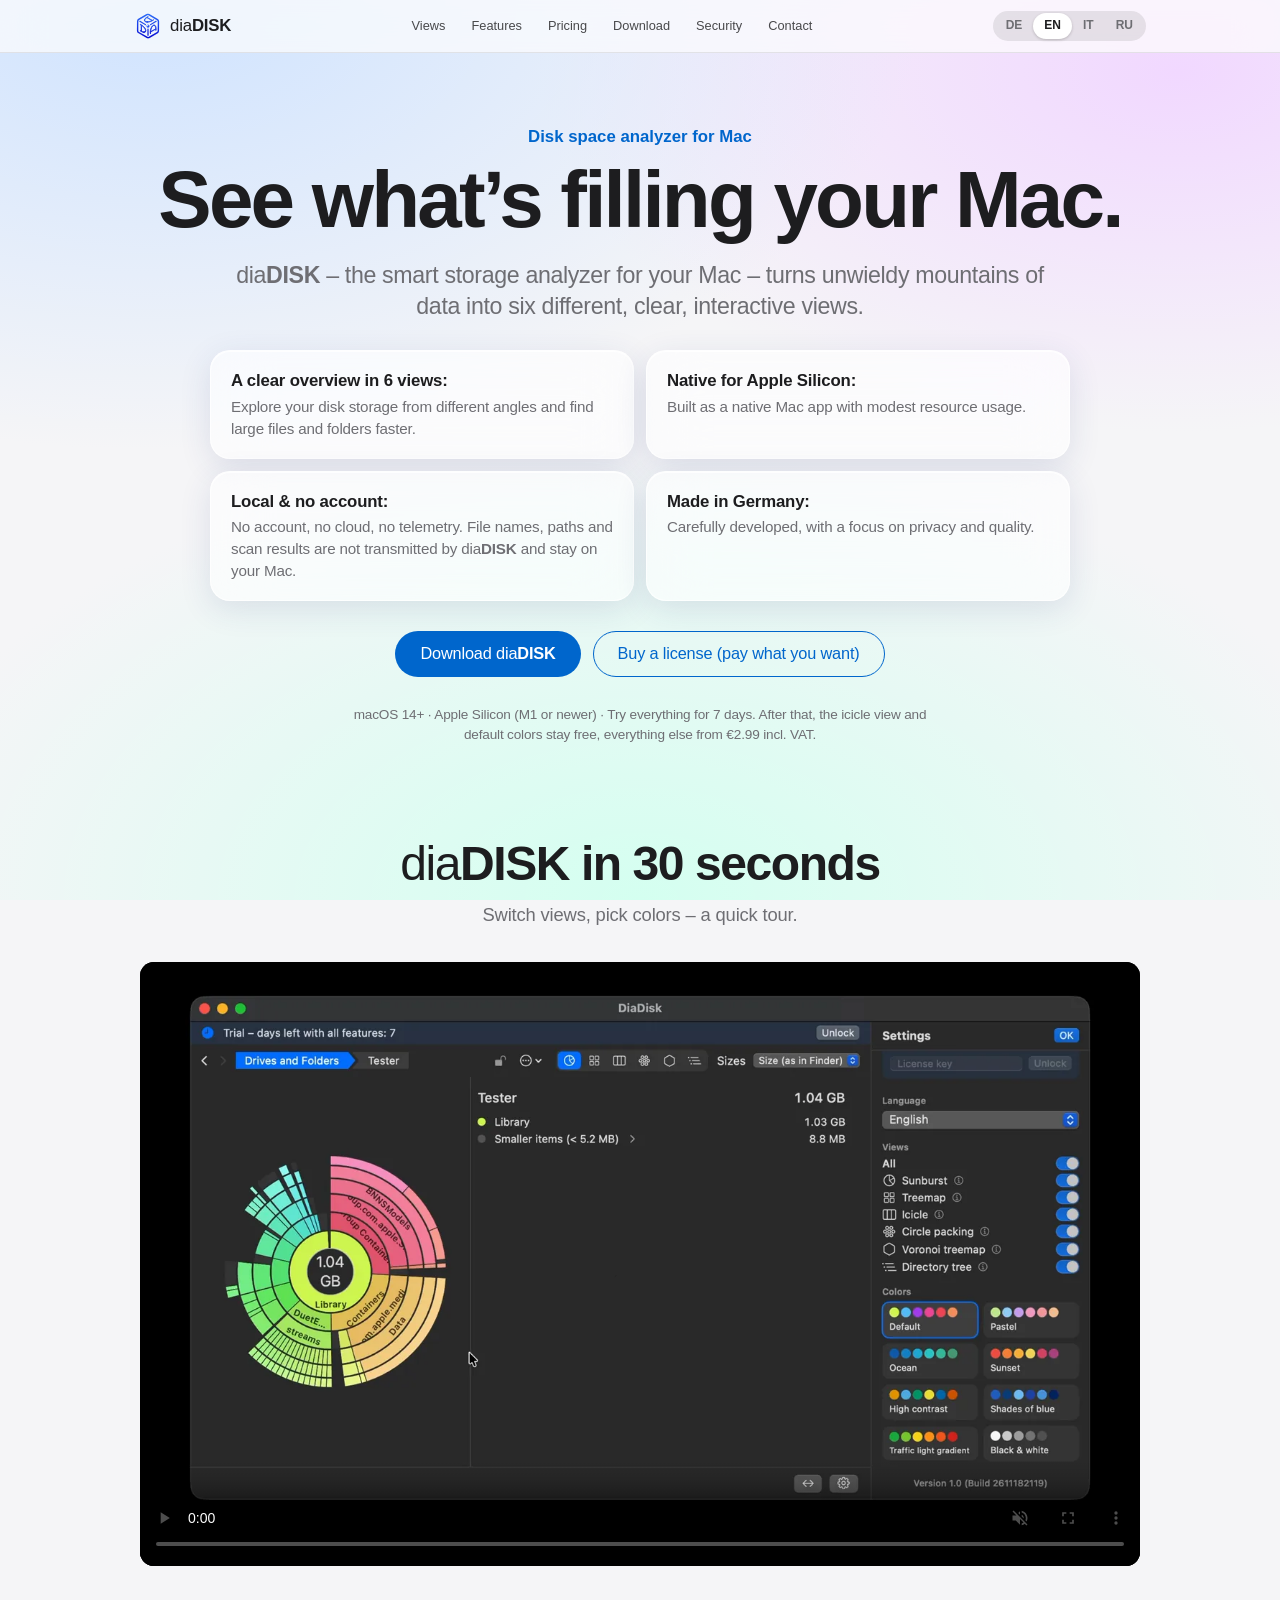
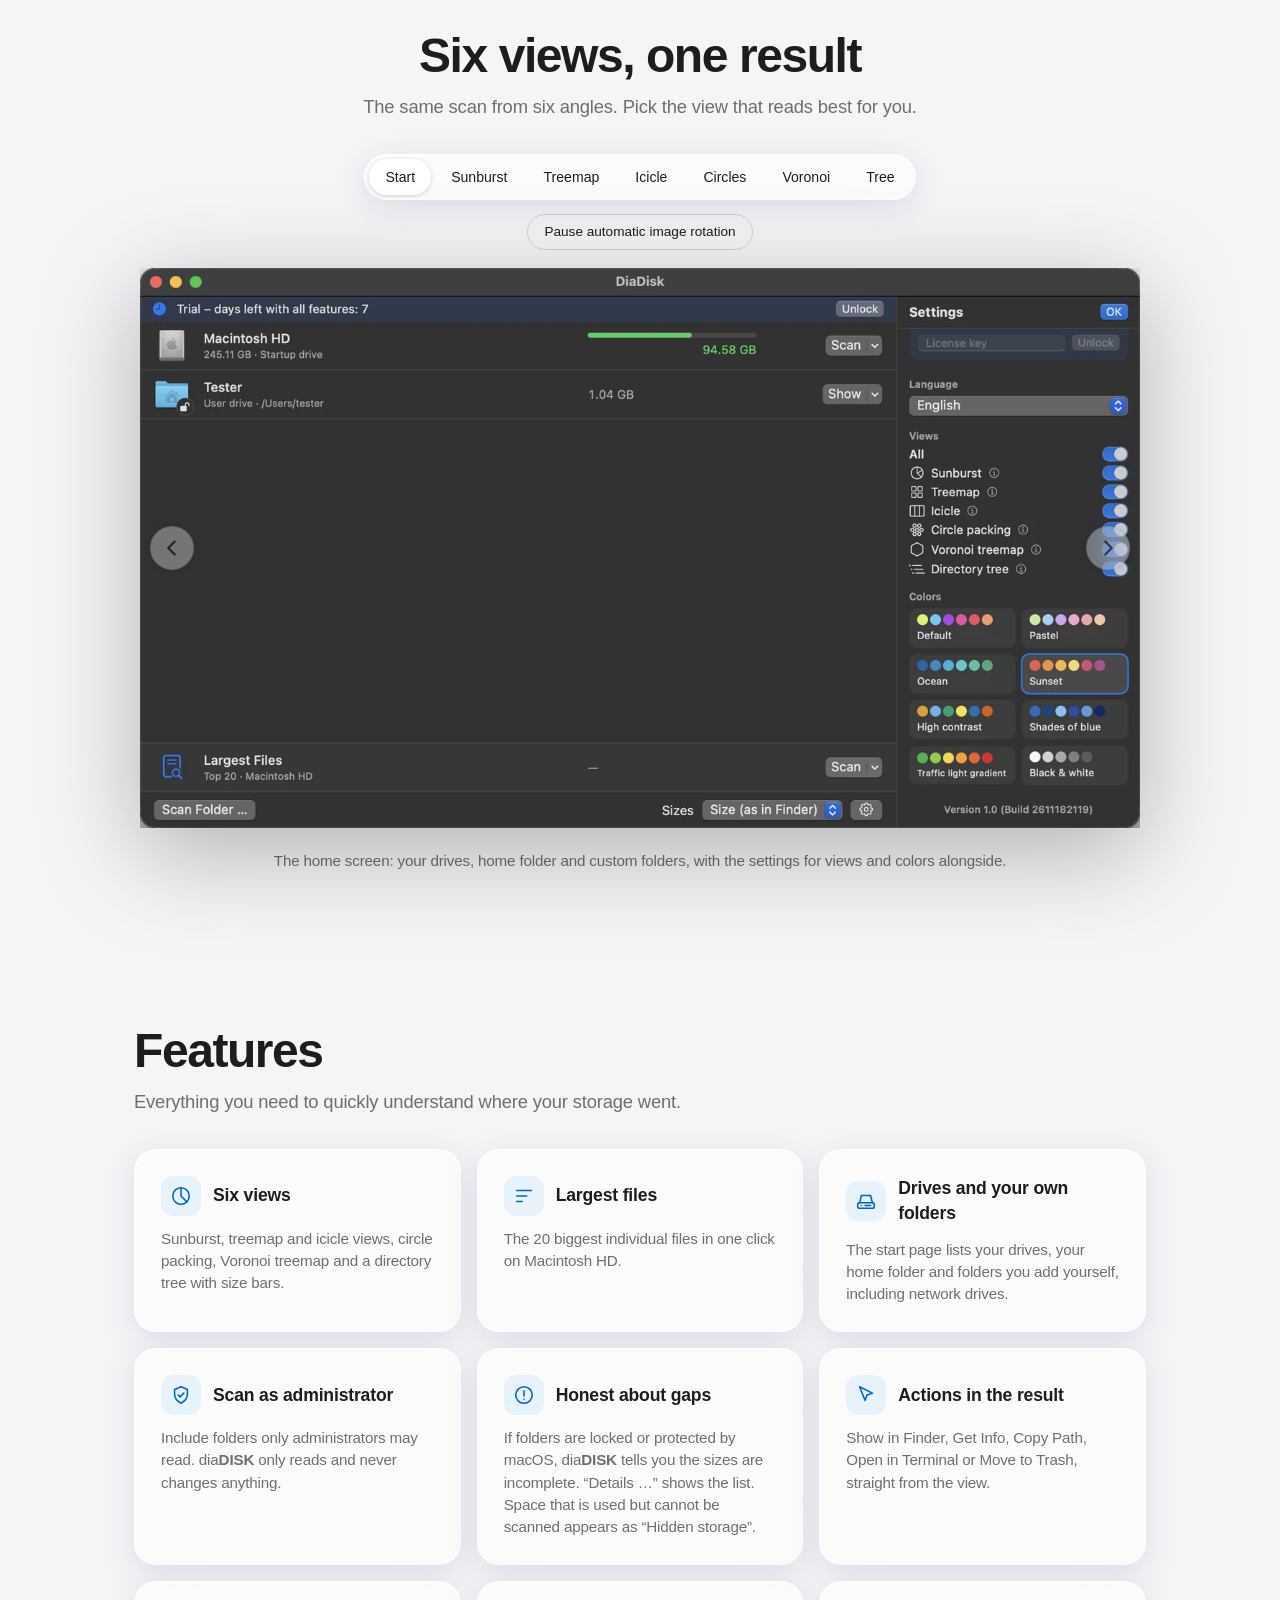
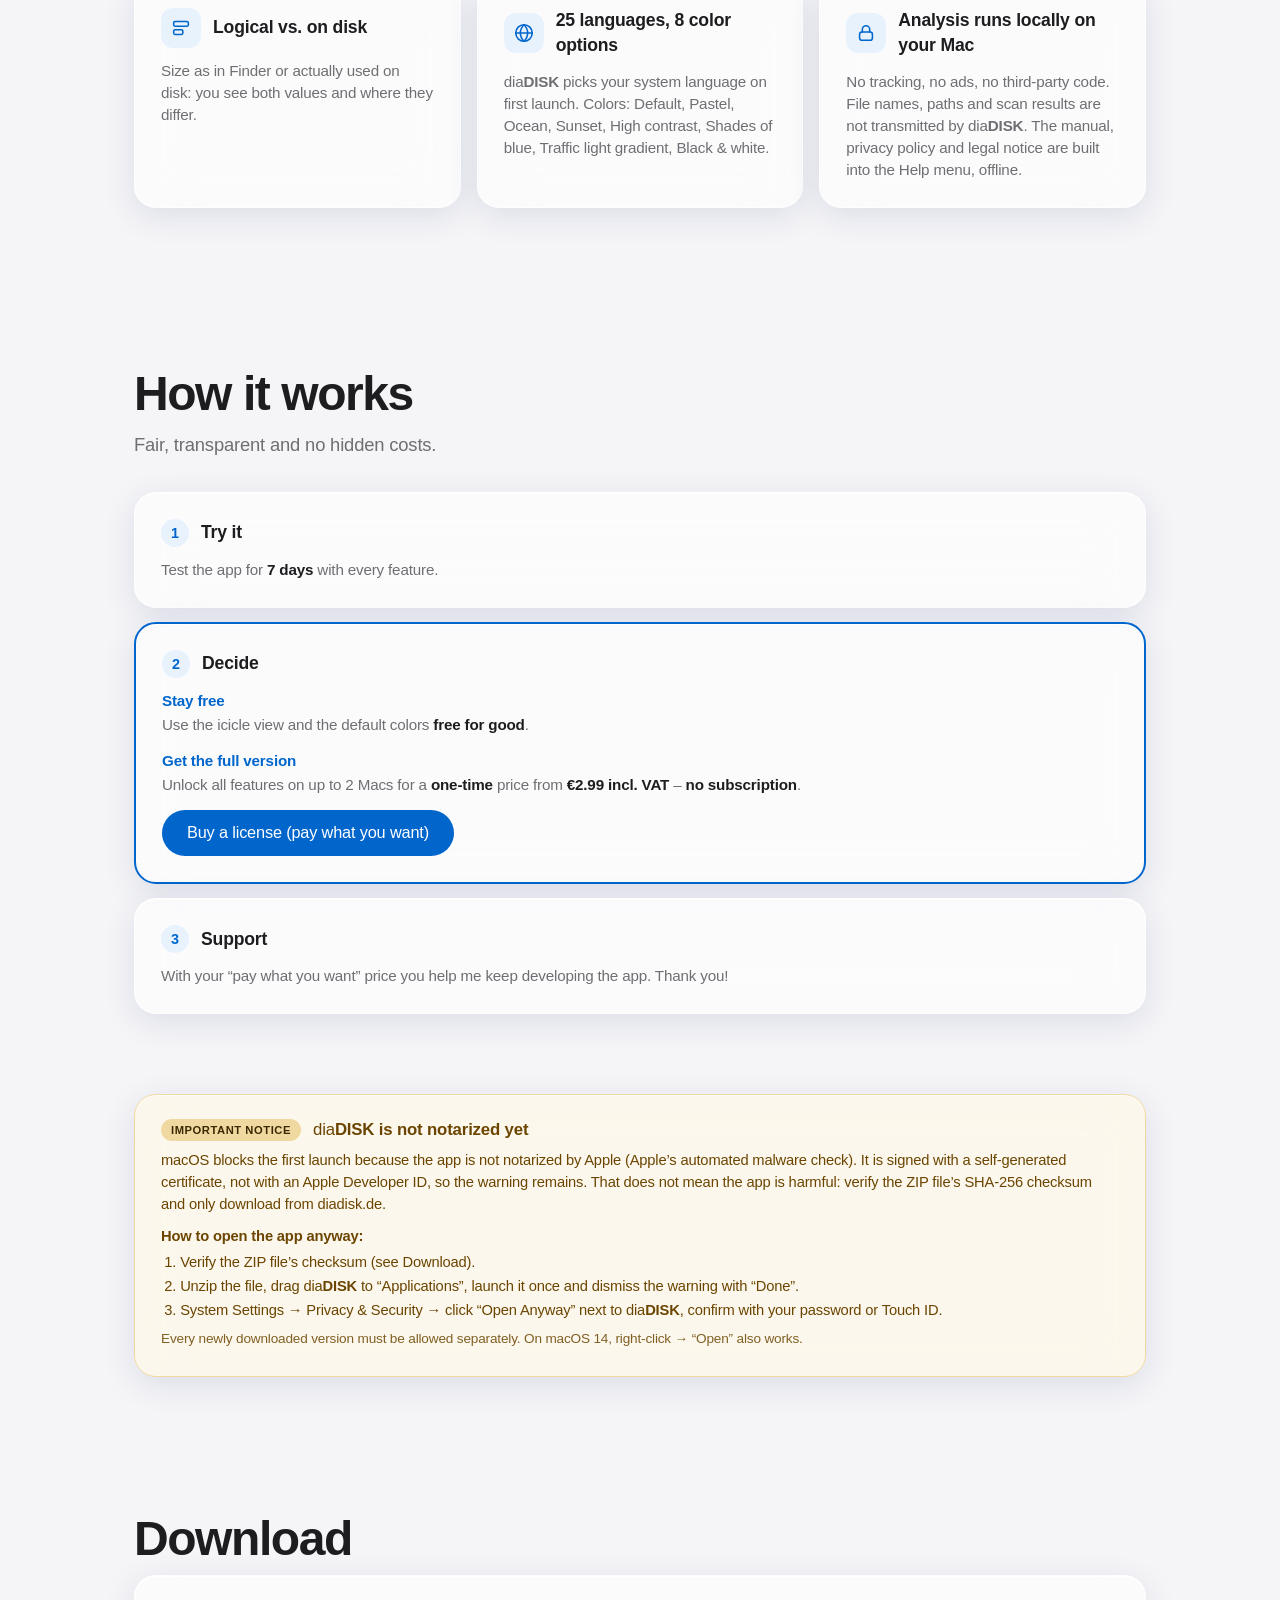
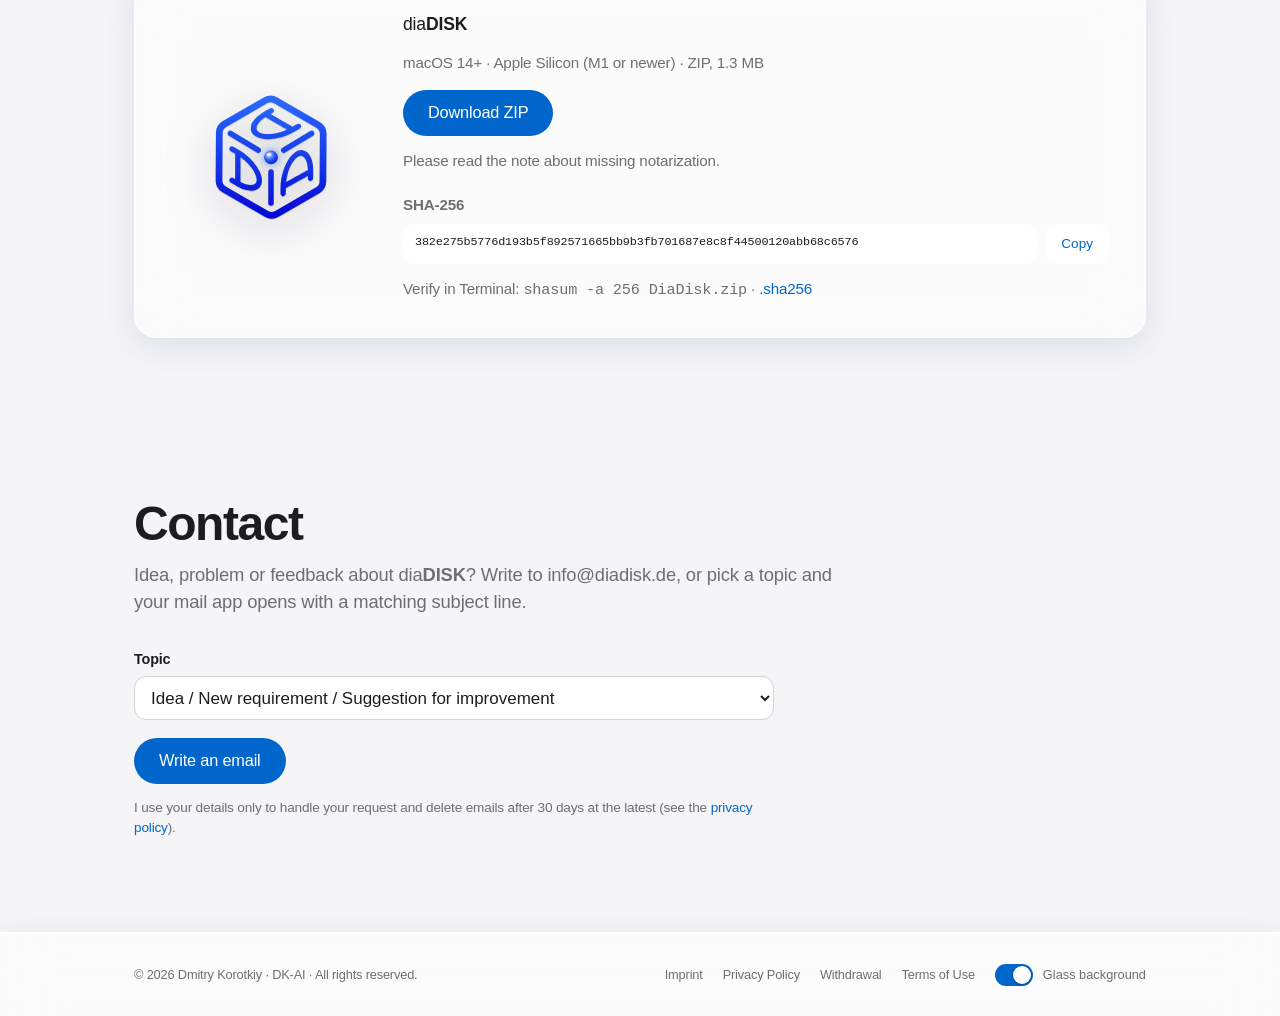
<file: index.html>
<!DOCTYPE html>
<html lang="de">
<head>
<meta charset="UTF-8">
<meta name="viewport" content="width=device-width, initial-scale=1">
<meta name="color-scheme" content="light dark">
<meta http-equiv="Content-Security-Policy" content="default-src 'self'; img-src 'self' data:; style-src 'self'; script-src 'self'; form-action 'none'; base-uri 'self'; object-src 'none'">
<meta name="referrer" content="strict-origin-when-cross-origin">
<title>diaDISK – Speicheranalyse für den Mac</title>
<meta name="description" content="Visualisiere die Speicherbelegung auf deinen Laufwerken in sechs interaktiven Ansichten. Analyse lokal auf deinem Mac. Black Friday: Vollversion für die ersten 100 Einlösungen bis 30.11.2026 kostenlos.">
<link rel="icon" href="favicon.ico" sizes="48x48">
<link rel="icon" href="favicon-light-32.png" type="image/png" sizes="32x32" media="(prefers-color-scheme: light)">
<link rel="icon" href="favicon-dark-32.png" type="image/png" sizes="32x32" media="(prefers-color-scheme: dark)">
<link rel="icon" href="favicon-light-192.png" type="image/png" sizes="192x192" media="(prefers-color-scheme: light)">
<link rel="icon" href="favicon-dark-192.png" type="image/png" sizes="192x192" media="(prefers-color-scheme: dark)">
<meta name="theme-color" content="#1637E8">
<link rel="apple-touch-icon" href="apple-touch-icon.png">
<link rel="canonical" href="https://diadisk.de/">
<meta property="og:type" content="website">
<meta property="og:title" content="diaDISK – Speicheranalyse für den Mac">
<meta property="og:description" content="Black Friday: Die Vollversion ist für die ersten 100 Einlösungen bis 30.11.2026 kostenlos. Sechs Ansichten, Analyse lokal auf deinem Mac.">
<meta property="og:url" content="https://diadisk.de/">
<meta property="og:image" content="https://diadisk.de/og-image-blackfriday.jpg">
<meta property="og:image:width" content="1200">
<meta property="og:image:height" content="630">
<meta name="twitter:card" content="summary_large_image">
<meta name="twitter:image" content="https://diadisk.de/og-image-blackfriday.jpg">
<link rel="stylesheet" href="style.css">
<script src="glass-init.js"></script>
<script type="application/ld+json">{"@context":"https://schema.org","@type":"SoftwareApplication","name":"diaDISK","applicationCategory":"UtilitiesApplication","operatingSystem":"macOS 14 or later (Apple Silicon)","description":"diaDISK is a macOS app that visualizes disk usage in six interactive views. The analysis runs locally on your Mac. Free trial and basic version; full license pay-what-you-want from EUR 2.99 incl. VAT, sold by Payhip.","softwareVersion":"1.0.6","downloadUrl":"https://diadisk.de/downloads/DiaDisk.zip","inLanguage":["de","en","it","ru"],"offers":{"@type":"Offer","price":"2.99","priceCurrency":"EUR","description":"Minimum price (pay what you want), VAT included","priceSpecification":{"@type":"PriceSpecification","minPrice":"2.99","priceCurrency":"EUR","valueAddedTaxIncluded":true},"url":"https://payhip.com/b/aEo54"},"url":"https://diadisk.de/","image":"https://diadisk.de/og-image-blackfriday.jpg"}</script>
</head>
<body>
<a class="skip" href="#top" data-i18n="a_skip">Zum Inhalt springen</a>

<header class="top">
  <div class="wrap">
    <a class="brand" href="#top"><picture><source media="(prefers-color-scheme: dark)" srcset="logo-dark.svg"><img src="logo-light.svg" alt="diaDISK" width="42" height="42"></picture><span><span class="dd">dia<b>DISK</b></span></span></a>
    <button class="burger" type="button" aria-expanded="false" aria-controls="menu"><span class="sr" data-i18n="nav_menu">Menü</span><i></i><i></i><i></i></button>
    <div class="menu" id="menu">
    <nav class="main">
      <a href="#ansichten" data-i18n="nav_views">Ansichten</a>
      <a href="#funktionen" data-i18n="nav_features">Funktionen</a>
      <a href="#preis" data-i18n="nav_pricing">Preis</a>
      <a href="#download" data-i18n="nav_download">Download</a>
      <a href="#notarisierung" data-i18n="nav_security">Sicherheit</a>
      <a href="#kontakt" data-i18n="nav_contact">Kontakt</a>
    </nav>
    <div class="lang" role="group" aria-label="Language">
      <button type="button" data-lang="de">DE</button>
      <button type="button" data-lang="en">EN</button>
      <button type="button" data-lang="it">IT</button>
      <button type="button" data-lang="ru">RU</button>
    </div>
    </div>
  </div>
</header>

<main id="top">
<noscript><div class="wrap"><p lang="en">diaDISK is a macOS app that visualizes disk usage in six interactive views. Analysis runs locally on your Mac; free trial and basic version, full license from €2.99 incl. VAT. Enable JavaScript to switch the page language.</p><p lang="it">diaDISK è un’app per macOS che visualizza l’occupazione del disco in sei viste interattive. L’analisi avviene in locale sul tuo Mac; versione di prova e base gratuita, licenza completa da 2,99 € IVA inclusa.</p><p lang="ru">diaDISK — приложение для macOS, которое показывает занятое место на дисках в шести интерактивных видах. Анализ выполняется локально на твоём Mac; бесплатная пробная и базовая версия, полная лицензия от 2,99 € с НДС.</p></div></noscript>
  <section class="bf hidden" id="bf" aria-labelledby="bf-title">
    <div class="wrap">
      <div class="bf-card">
        <span class="bf-badge" data-i18n="bf_badge">Black Friday</span>
        <div class="bf-text">
          <strong id="bf-title" data-i18n="bf_title">Black Friday: Vollversion kostenlos</strong>
          <p data-i18n="bf_text">Die ersten 100 Einlösungen bekommen die Vollversion gratis, bis 30.11.2026. Code beim Kauf auf Payhip eingeben.</p>
        </div>
        <div class="bf-code"><code id="bf-code">SUXFQAQOQJ</code><button type="button" id="bf-copy" data-i18n="bf_copy">Code kopieren</button></div>
        <a class="btn btn-primary bf-buy hidden" id="bf-buy" target="_blank" rel="noopener" data-i18n="bf_cta">Jetzt gratis sichern</a>
      </div>
    </div>
  </section>

  <section class="hero">
    <div class="wrap">
      <span class="tag" data-i18n="hero_tag">Speicheranalyse für den Mac</span>
      <h1 data-i18n="hero_title">Sieh, was deinen Mac füllt.</h1>
      <p class="lead" data-i18n="hero_sub"><span class="dd">dia<b>DISK</b></span> – der smarte Speicher-Analyzer für deinen Mac – verwandelt unübersichtliche Datenberge in sechs verschiedene, klare, interaktive Ansichten.</p>
      <ul class="hero-points">
        <li data-i18n="hero_b1"><b>Klare Übersicht in 6 Ansichten:</b> Erkunde deinen Festplatten-Speicher aus verschiedenen Blickwinkeln und finde große Dateien und Ordner schneller.</li>
        <li data-i18n="hero_b2"><b>Nativ für Apple Silicon:</b> Als native Mac-App entwickelt, mit sparsamem Ressourcenverbrauch.</li>
        <li data-i18n="hero_b3"><b>Lokal &amp; ohne Konto:</b> Kein Konto, keine Cloud, keine Telemetrie. Dateinamen, Pfade und Scan-Ergebnisse werden von <span class="dd">dia<b>DISK</b></span> nicht übertragen und bleiben auf deinem Mac.</li>
        <li data-i18n="hero_b4"><b>Made in Germany:</b> Sorgfältig entwickelt, mit Fokus auf Datenschutz und Qualität.</li>
      </ul>
      <div class="cta">
        <a class="btn btn-primary" href="downloads/DiaDisk.zip" download data-i18n="btn_dl"><span class="dd">dia<b>DISK</b></span> herunterladen</a>
        <a class="btn btn-ghost buy-link hidden" target="_blank" rel="noopener" data-i18n="btn_buy">Lizenz kaufen (Zahl, was du willst)</a>
      </div>
      <p class="small" data-i18n="hero_meta">macOS 14+ · Apple Silicon (M1 oder neuer) · 7 Tage alles testen. Danach bleiben die Eiszapfen-Ansicht und die Standardfarben kostenlos, alles Weitere ab 2,99 € inkl. MwSt.</p>
    </div>
  </section>

  <section class="demo" id="demo">
    <div class="wrap">
      <h2 data-i18n="demo_title"><span class="dd">dia<b>DISK</b></span> in 30 Sekunden</h2>
      <p class="sub" data-i18n="demo_sub">Scan starten, Ansichten wechseln, Farben wählen – ein kurzer Rundgang.</p>
      <figure class="demo-shot"><video id="demo-video" src="video/DiaDisk-Demo-30s.mp4" poster="video/DiaDisk-Demo-poster.webp" width="1920" height="1160" autoplay muted loop playsinline controls preload="metadata" data-i18n-aria="demo_label" aria-label="Demo-Video: Ansichten und Farben von diaDISK im Überblick (30 Sekunden, ohne Ton)"></video></figure>
    </div>
  </section>

  <section class="showcase" id="ansichten">
    <div class="wrap">
      <h2 class="views-h" data-i18n="views_title">Sechs Ansichten, ein Ergebnis</h2>
      <p class="sub" data-i18n="views_sub">Derselbe Scan, sechs Blickwinkel. Wähle die Ansicht, die für dich am besten lesbar ist.</p>
      <div class="tabs" role="tablist">
        <button type="button" role="tab" class="on" aria-selected="true" aria-controls="shot-0" id="tab-0" data-tab="0" data-i18n="v0">Start</button>
        <button type="button" role="tab" aria-selected="false" aria-controls="shot-1" id="tab-1" data-tab="1" data-i18n="v1">Strahl</button>
        <button type="button" role="tab" aria-selected="false" aria-controls="shot-2" id="tab-2" data-tab="2" data-i18n="v2">Kacheln</button>
        <button type="button" role="tab" aria-selected="false" aria-controls="shot-3" id="tab-3" data-tab="3" data-i18n="v3">Eiszapfen</button>
        <button type="button" role="tab" aria-selected="false" aria-controls="shot-4" id="tab-4" data-tab="4" data-i18n="v4">Kreise</button>
        <button type="button" role="tab" aria-selected="false" aria-controls="shot-5" id="tab-5" data-tab="5" data-i18n="v5">Voronoi</button>
        <button type="button" role="tab" aria-selected="false" aria-controls="shot-6" id="tab-6" data-tab="6" data-i18n="v6">Baum</button>
      </div>
      <div class="carousel-ctl"><button type="button" id="carousel-pause" aria-pressed="false" data-i18n="a_pause">Automatischen Bildwechsel pausieren</button></div>
      <div class="shots" id="shots">
      <figure class="shot on" id="shot-0" aria-hidden="false" role="tabpanel" aria-labelledby="tab-0"><img src="img/overview.webp" width="1392" height="780" data-i18n-alt="alt0" alt="diaDISK Startseite mit Laufwerken und Einstellungen"><figcaption data-i18n="c0">Die Startseite: Laufwerke, dein Home-Verzeichnis und eigene Ordner, daneben die Einstellungen für Ansichten und Farben.</figcaption></figure>
      <figure class="shot" id="shot-1" aria-hidden="true" role="tabpanel" aria-labelledby="tab-1"><img src="img/sunburst.webp" width="1392" height="780" loading="lazy" data-i18n-alt="alt1" alt="diaDISK mit Strahl-Ansicht der Library in den Farben „Sonnenuntergang“, Seitenleiste mit Farben"><figcaption data-i18n="c1">Strahl-Ansicht: Ordnerebenen als Ringe, hier in den Farben „Sonnenuntergang“.</figcaption></figure>
      <figure class="shot" id="shot-2" aria-hidden="true" role="tabpanel" aria-labelledby="tab-2"><img src="img/treemap.webp" width="1392" height="780" loading="lazy" data-i18n-alt="alt2" alt="diaDISK mit Kachel-Ansicht in den Farben „Kontrastreich“"><figcaption data-i18n="c2">Kachel-Ansicht: Flächen entsprechen Größen, hier in den Farben „Kontrastreich“.</figcaption></figure>
      <figure class="shot" id="shot-3" aria-hidden="true" role="tabpanel" aria-labelledby="tab-3"><img src="img/icicle.webp" width="1392" height="780" loading="lazy" data-i18n-alt="alt3" alt="diaDISK mit Eiszapfen-Ansicht in den Farben „Ozean“"><figcaption data-i18n="c3">Eiszapfen-Ansicht: die Hierarchie in Spalten, hier in den Farben „Ozean“. Dauerhaft kostenlos.</figcaption></figure>
      <figure class="shot" id="shot-4" aria-hidden="true" role="tabpanel" aria-labelledby="tab-4"><img src="img/circles.webp" width="1392" height="780" loading="lazy" data-i18n-alt="alt4" alt="diaDISK mit Kreis-Verschachtelung in den Farben „Ozean“"><figcaption data-i18n="c4">Kreis-Verschachtelung: Ordner als ineinanderliegende Kreise, hier in den Farben „Ozean“.</figcaption></figure>
      <figure class="shot" id="shot-5" aria-hidden="true" role="tabpanel" aria-labelledby="tab-5"><img src="img/voronoi.webp" width="1392" height="780" loading="lazy" data-i18n-alt="alt5" alt="diaDISK mit Voronoi-Treemap in den Farben „Pastell“"><figcaption data-i18n="c5">Voronoi-Treemap: organisch geformte Zellen, hier in den Farben „Pastell“.</figcaption></figure>
      <figure class="shot" id="shot-6" aria-hidden="true" role="tabpanel" aria-labelledby="tab-6"><img src="img/tree-languages.webp" width="1400" height="939" loading="lazy" data-i18n-alt="alt6" alt="diaDISK mit Verzeichnisbaum und geöffneter Sprachauswahl"><figcaption data-i18n="c6">Verzeichnisbaum mit Größenbalken und Prozentwerten. Im Bild: die Auswahl unter 25 Sprachen.</figcaption></figure>
        <button type="button" class="nav-arrow prev" data-dir="-1" data-i18n-aria="a_prev" aria-label="Vorheriges Bild"><svg viewBox="0 0 24 24" width="22" height="22" fill="none" stroke="currentColor" stroke-width="2.4" stroke-linecap="round" stroke-linejoin="round" aria-hidden="true"><path d="M15 5l-7 7 7 7"/></svg></button>
        <button type="button" class="nav-arrow next" data-dir="1" data-i18n-aria="a_next" aria-label="Nächstes Bild"><svg viewBox="0 0 24 24" width="22" height="22" fill="none" stroke="currentColor" stroke-width="2.4" stroke-linecap="round" stroke-linejoin="round" aria-hidden="true"><path d="M9 5l7 7-7 7"/></svg></button>
      </div>
    </div>
  </section>

  <section class="block" id="funktionen">
    <div class="wrap">
      <h2 data-i18n="ft_title">Funktionen</h2>
      <p class="sub" data-i18n="ft_sub">Alles, was du brauchst, um schnell zu verstehen, wohin dein Speicherplatz verschwindet.</p>
      <div class="cards">
        <div class="card"><div class="card-head"><div class="ico"><svg viewBox="0 0 24 24" width="22" height="22" fill="none" stroke="currentColor" stroke-width="1.7" stroke-linecap="round" stroke-linejoin="round" aria-hidden="true"><circle cx="12" cy="12" r="9"/><path d="M12 3v9l6.4 6.4"/></svg></div><h3 data-i18n="f1t">Sechs Ansichten</h3></div><p data-i18n="f1d">Strahl-, Kachel- und Eiszapfen-Ansicht, Kreis-Verschachtelung, Voronoi-Treemap und Verzeichnisbaum mit Größenbalken.</p></div>
        <div class="card"><div class="card-head"><div class="ico"><svg viewBox="0 0 24 24" width="22" height="22" fill="none" stroke="currentColor" stroke-width="1.7" stroke-linecap="round" stroke-linejoin="round" aria-hidden="true"><path d="M4 6h16M4 12h11M4 18h6"/></svg></div><h3 data-i18n="f2t">Größte Dateien</h3></div><p data-i18n="f2d">Mit einem Klick die 20 größten Einzeldateien auf der Macintosh HD.</p></div>
        <div class="card"><div class="card-head"><div class="ico"><svg viewBox="0 0 24 24" width="22" height="22" fill="none" stroke="currentColor" stroke-width="1.7" stroke-linecap="round" stroke-linejoin="round" aria-hidden="true"><rect x="3" y="14" width="18" height="6" rx="2"/><path d="M5 14l2-8h10l2 8M7 17h.01M11 17h6"/></svg></div><h3 data-i18n="f3t">Laufwerke und eigene Ordner</h3></div><p data-i18n="f3d">Die Startseite listet deine Laufwerke, dein Home-Verzeichnis und Ordner, die du selbst hinzufügst, auch Netzlaufwerke.</p></div>
        <div class="card"><div class="card-head"><div class="ico"><svg viewBox="0 0 24 24" width="22" height="22" fill="none" stroke="currentColor" stroke-width="1.7" stroke-linecap="round" stroke-linejoin="round" aria-hidden="true"><path d="M12 3l7 3v5c0 4.5-3 8-7 10-4-2-7-5.5-7-10V6z"/><path d="M9 12l2 2 4-4"/></svg></div><h3 data-i18n="f4t">Als Administrator scannen</h3></div><p data-i18n="f4d">Auch Ordner einbeziehen, die nur Administratoren lesen dürfen. <span class="dd">dia<b>DISK</b></span> liest dabei nur und verändert nichts.</p></div>
        <div class="card"><div class="card-head"><div class="ico"><svg viewBox="0 0 24 24" width="22" height="22" fill="none" stroke="currentColor" stroke-width="1.7" stroke-linecap="round" stroke-linejoin="round" aria-hidden="true"><circle cx="12" cy="12" r="9"/><path d="M12 7.5v5.5M12 16.5h.01"/></svg></div><h3 data-i18n="f5t">Ehrlich bei Lücken</h3></div><p data-i18n="f5d">Sind Ordner gesperrt oder von macOS geschützt, weist <span class="dd">dia<b>DISK</b></span> darauf hin, dass die Größen unvollständig sind. „Details …“ zeigt die Liste. Belegter, aber nicht scanbarer Speicher erscheint als „Verborgener Speicher“.</p></div>
        <div class="card"><div class="card-head"><div class="ico"><svg viewBox="0 0 24 24" width="22" height="22" fill="none" stroke="currentColor" stroke-width="1.7" stroke-linecap="round" stroke-linejoin="round" aria-hidden="true"><path d="M5 3l14 7-6 2-2 6z"/></svg></div><h3 data-i18n="f6t">Aktionen im Ergebnis</h3></div><p data-i18n="f6d">Im Finder anzeigen, Informationen, Pfad kopieren, In Terminal öffnen oder In den Papierkorb legen, direkt aus der Ansicht.</p></div>
        <div class="card"><div class="card-head"><div class="ico"><svg viewBox="0 0 24 24" width="22" height="22" fill="none" stroke="currentColor" stroke-width="1.7" stroke-linecap="round" stroke-linejoin="round" aria-hidden="true"><rect x="4" y="5" width="16" height="5" rx="1.5"/><rect x="4" y="14" width="10" height="5" rx="1.5"/></svg></div><h3 data-i18n="f7t">Logisch vs. belegt</h3></div><p data-i18n="f7d">Größe wie im Finder oder tatsächlich belegt: Du siehst beide Werte und erkennst, wo sie sich unterscheiden.</p></div>
        <div class="card"><div class="card-head"><div class="ico"><svg viewBox="0 0 24 24" width="22" height="22" fill="none" stroke="currentColor" stroke-width="1.7" stroke-linecap="round" stroke-linejoin="round" aria-hidden="true"><circle cx="12" cy="12" r="9"/><path d="M3 12h18M12 3c2.6 2.6 4 5.7 4 9s-1.4 6.4-4 9c-2.6-2.6-4-5.7-4-9s1.4-6.4 4-9z"/></svg></div><h3 data-i18n="f8t">25 Sprachen, 8 Farbvarianten</h3></div><p data-i18n="f8d">Beim ersten Start wählt <span class="dd">dia<b>DISK</b></span> deine Systemsprache. Farben: Standard, Pastell, Ozean, Sonnenuntergang, Kontrastreich, Blautöne, Ampelgradient, Schwarz-Weiß.</p></div>
        <div class="card"><div class="card-head"><div class="ico"><svg viewBox="0 0 24 24" width="22" height="22" fill="none" stroke="currentColor" stroke-width="1.7" stroke-linecap="round" stroke-linejoin="round" aria-hidden="true"><rect x="5" y="11" width="14" height="9" rx="2.5"/><path d="M8 11V8a4 4 0 0 1 8 0v3"/></svg></div><h3 data-i18n="f9t">Analyse lokal auf deinem Mac</h3></div><p data-i18n="f9d">Kein Tracking, keine Werbung, keine Drittanbieter-Software. Dateinamen, Pfade und Scan-Ergebnisse werden von <span class="dd">dia<b>DISK</b></span> nicht übertragen. Handbuch, Datenschutzerklärung und Impressum liegen offline im Hilfe-Menü.</p></div>
      </div>
    </div>
  </section>

  <section class="block" id="preis">
    <div class="wrap">
      <h2 data-i18n="pr_title">So funktioniert’s</h2>
      <p class="sub" data-i18n="pr_sub">Fair, transparent und ohne versteckte Kosten.</p>
      <div class="plans">
        <div class="card plan"><div class="card-head"><span class="step">1</span><h3 data-i18n="pr_s1t">Ausprobieren</h3></div><p data-i18n="pr_s1d">Teste die App <strong>7 Tage lang</strong> mit vollem Funktionsumfang.</p></div>
        <div class="card plan featured"><div class="card-head"><span class="step">2</span><h3 data-i18n="pr_s2t">Entscheiden</h3></div>
          <p class="opt"><span class="lbl" data-i18n="pr_s2a">Gratis bleiben</span><span data-i18n="pr_s2ad">Nutze die Eiszapfen-Ansicht und Standardfarben <strong>dauerhaft kostenlos</strong>.</span></p>
          <p class="opt"><span class="lbl" data-i18n="pr_s2b">Vollversion sichern</span><span data-i18n="pr_s2bd">Schalte mit <strong>einmaligem</strong> Preis ab <strong>2,99 € inkl. MwSt.</strong> alle Funktionen für bis zu 2 Macs frei – <strong>kein Abo</strong>.</span></p>
          <a class="btn btn-primary buy-link hidden" target="_blank" rel="noopener" data-i18n="btn_buy">Lizenz kaufen (Zahl, was du willst)</a></div>
        <div class="card plan"><div class="card-head"><span class="step">3</span><h3 data-i18n="pr_s3t">Unterstützen</h3></div><p data-i18n="pr_s3d">Mit deinem Preis „Zahl, was du willst“ hilfst du mir, die App stetig weiterzuentwickeln. Vielen Dank!</p></div>
      </div>
    </div>
  </section>

  <section class="block block-sm" id="notarisierung">
    <div class="wrap">
      <div class="notice compact">
        <div class="nt-head"><span class="badge" data-i18n="nt_badge">Wichtiger Hinweis</span><strong data-i18n="nt_title"><span class="dd">dia<b>DISK</b></span> ist noch nicht notarisiert</strong></div>
        <p data-i18n="nt_lead">macOS blockiert den ersten Start, weil die App nicht von Apple notarisiert ist (Apples automatische Malware-Prüfung). Sie ist mit einem selbst erzeugten Zertifikat signiert, nicht mit einer Apple-Developer-ID; die Warnung bleibt daher bestehen. Das heißt nicht, dass die App schädlich ist: Prüfe die SHA-256-Prüfsumme der ZIP-Datei und lade nur von diadisk.de.</p>
        <p class="nt-steps-t" data-i18n="nt_steps_t">So öffnest du die App trotzdem:</p>
        <ol>
          <li data-i18n="nt_s1">Prüfsumme der ZIP-Datei prüfen (siehe Download).</li>
          <li data-i18n="nt_s2">ZIP entpacken, <span class="dd">dia<b>DISK</b></span> in „Programme“ ziehen, einmal starten und die Warnung mit „Fertig“ schließen.</li>
          <li data-i18n="nt_s3">Systemeinstellungen → Datenschutz &amp; Sicherheit → bei <span class="dd">dia<b>DISK</b></span> „Dennoch öffnen“, mit Passwort oder Touch ID bestätigen.</li>
        </ol>
        <p class="nt-hint" data-i18n="nt_hint">Jede neu heruntergeladene Version muss einzeln freigegeben werden. Unter macOS 14 geht auch Rechtsklick → „Öffnen“.</p>
      </div>
    </div>
  </section>

  <section class="block" id="download">
    <div class="wrap">
      <h2 data-i18n="dl_title">Download</h2>
      <div class="card dl">
        <div><picture><source media="(prefers-color-scheme: dark)" srcset="logo-dark.svg"><img src="logo-light.svg" alt="diaDISK" width="150" height="150"></picture></div>
        <div class="dl-body">
          <h3><span class="dd">dia<b>DISK</b></span></h3>
          <p class="dl-meta" data-i18n="dl_meta">macOS 14+ · Apple Silicon (M1 oder neuer) · ZIP, 1,3 MB</p>
          <a class="btn btn-primary" href="downloads/DiaDisk.zip" download data-i18n="btn_dmg">ZIP herunterladen</a>
          <p class="small" data-i18n="dl_note">Bitte den Hinweis zur fehlenden Notarisierung beachten.</p>
          <p class="small sha-label"><b>SHA-256</b></p>
          <div class="hash">
            <code id="sha-value">382e275b5776d193b5f892571665bb9b3fb701687e8c8f44500120abb68c6576</code>
            <button type="button" id="sha-copy" data-i18n="sha_copy">Kopieren</button>
          </div>
          <p class="small"><span data-i18n="sha_hint">Prüfen im Terminal:</span> <code class="mono">shasum -a 256 DiaDisk.zip</code> · <a href="downloads/DiaDisk.zip.sha256" download>.sha256</a></p>
        </div>
      </div>
    </div>
  </section>

  <section class="block" id="kontakt">
    <div class="wrap">
      <h2 data-i18n="ct_title">Kontakt</h2>
      <p class="sub" data-i18n="ct_sub">Idee, Problem oder Feedback zu <span class="dd">dia<b>DISK</b></span>? Schreib mir an info@diadisk.de oder wähle ein Thema, dann öffnet sich dein Mailprogramm mit passendem Betreff.</p>
      <div class="contact">
        <div class="row"><label class="f" for="ct-topic" data-i18n="ct_topic">Thema</label>
          <select id="ct-topic">
            <option value="idea" data-i18n="ct_t_idea">Idee / Neue Anforderung / Verbesserungsvorschlag</option>
            <option value="bug" data-i18n="ct_t_bug">Problem / Bug / Technischer Support</option>
            <option value="feedback" data-i18n="ct_t_feedback">Lob / Kritik</option>
            <option value="other" data-i18n="ct_t_other">Sonstiges</option>
          </select></div>
        <a id="mail-btn" class="btn btn-primary" href="mailto:info@diadisk.de" data-i18n="ct_send">E-Mail schreiben</a>
        <p class="small" data-i18n="ct_note">Deine Angaben verwende ich nur zur Bearbeitung deiner Anfrage und lösche die E-Mails spätestens nach 30 Tagen (siehe <a href="datenschutz.html" data-modal="datenschutz">Datenschutzerklärung</a>).</p>
      </div>
    </div>
  </section>
</main>

<footer>
  <div class="wrap">
    <div>&copy; 2026 Dmitry Korotkiy · <a href="https://dk-ai.de" target="_blank" rel="noopener">DK-AI</a> · <span data-i18n="f_rights">Alle Rechte vorbehalten.</span></div>
    <div class="links">
      <a href="impressum.html" data-modal="impressum" data-i18n="f_imp">Impressum</a>
      <a href="datenschutz.html" data-modal="datenschutz" data-i18n="f_data">Datenschutz</a>
      <a href="widerruf.html" data-modal="widerruf" data-i18n="f_rev">Widerruf</a>
      <a href="nutzungsbedingungen.html" data-modal="eula" data-i18n="f_eula">Nutzungsbedingungen</a>
      <button type="button" class="glass-toggle" id="glass-toggle" role="switch" aria-checked="true"><span class="sw" aria-hidden="true"></span><span data-i18n="f_glass">Glas-Hintergrund</span></button>
    </div>
  </div>
</footer>

<div id="overlay" class="overlay hidden" role="dialog" aria-modal="true">
  <div class="modal">
    <div class="bar2"><button type="button" class="x" id="modal-close" data-i18n-aria="a_close" aria-label="Schließen">✕</button></div>
    <div class="body" id="modal-body"></div>
  </div>
</div>

<script src="legal.js"></script>
<script src="app.js"></script>
</body>
</html>
</file>
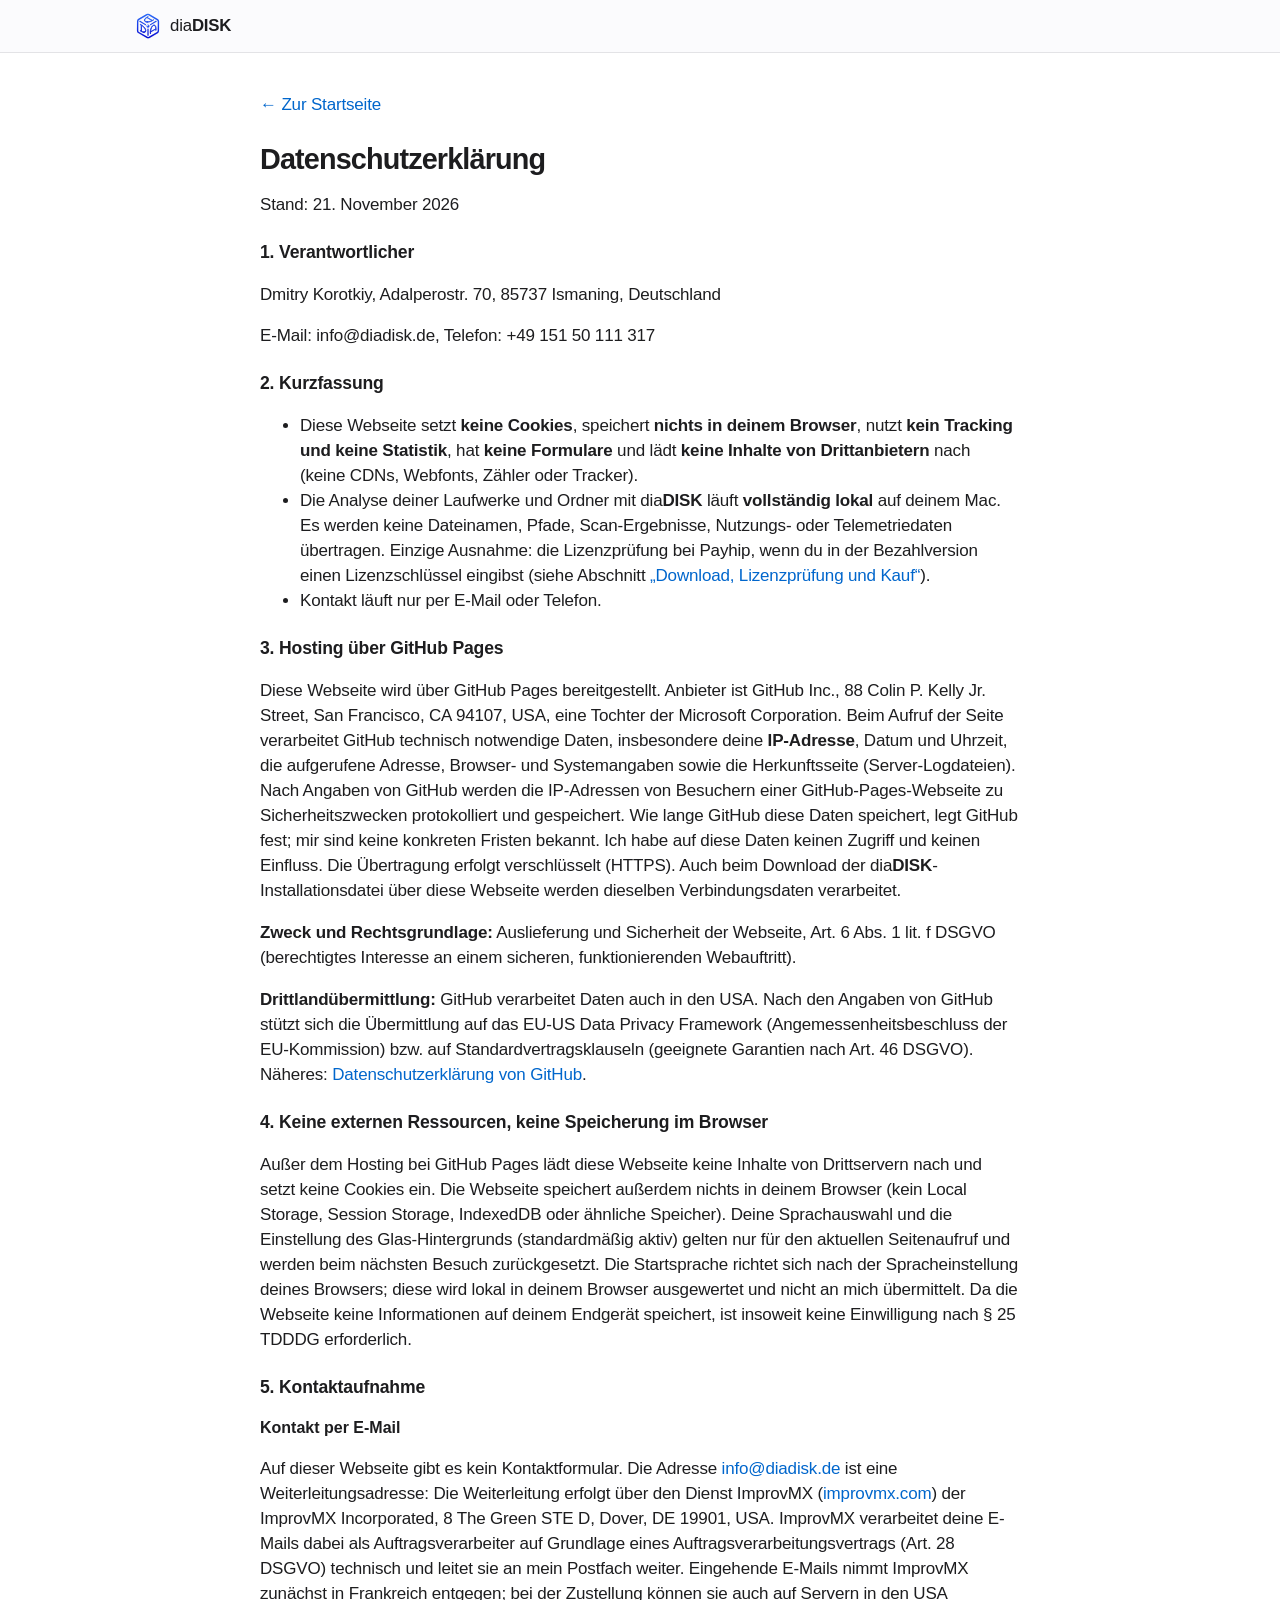
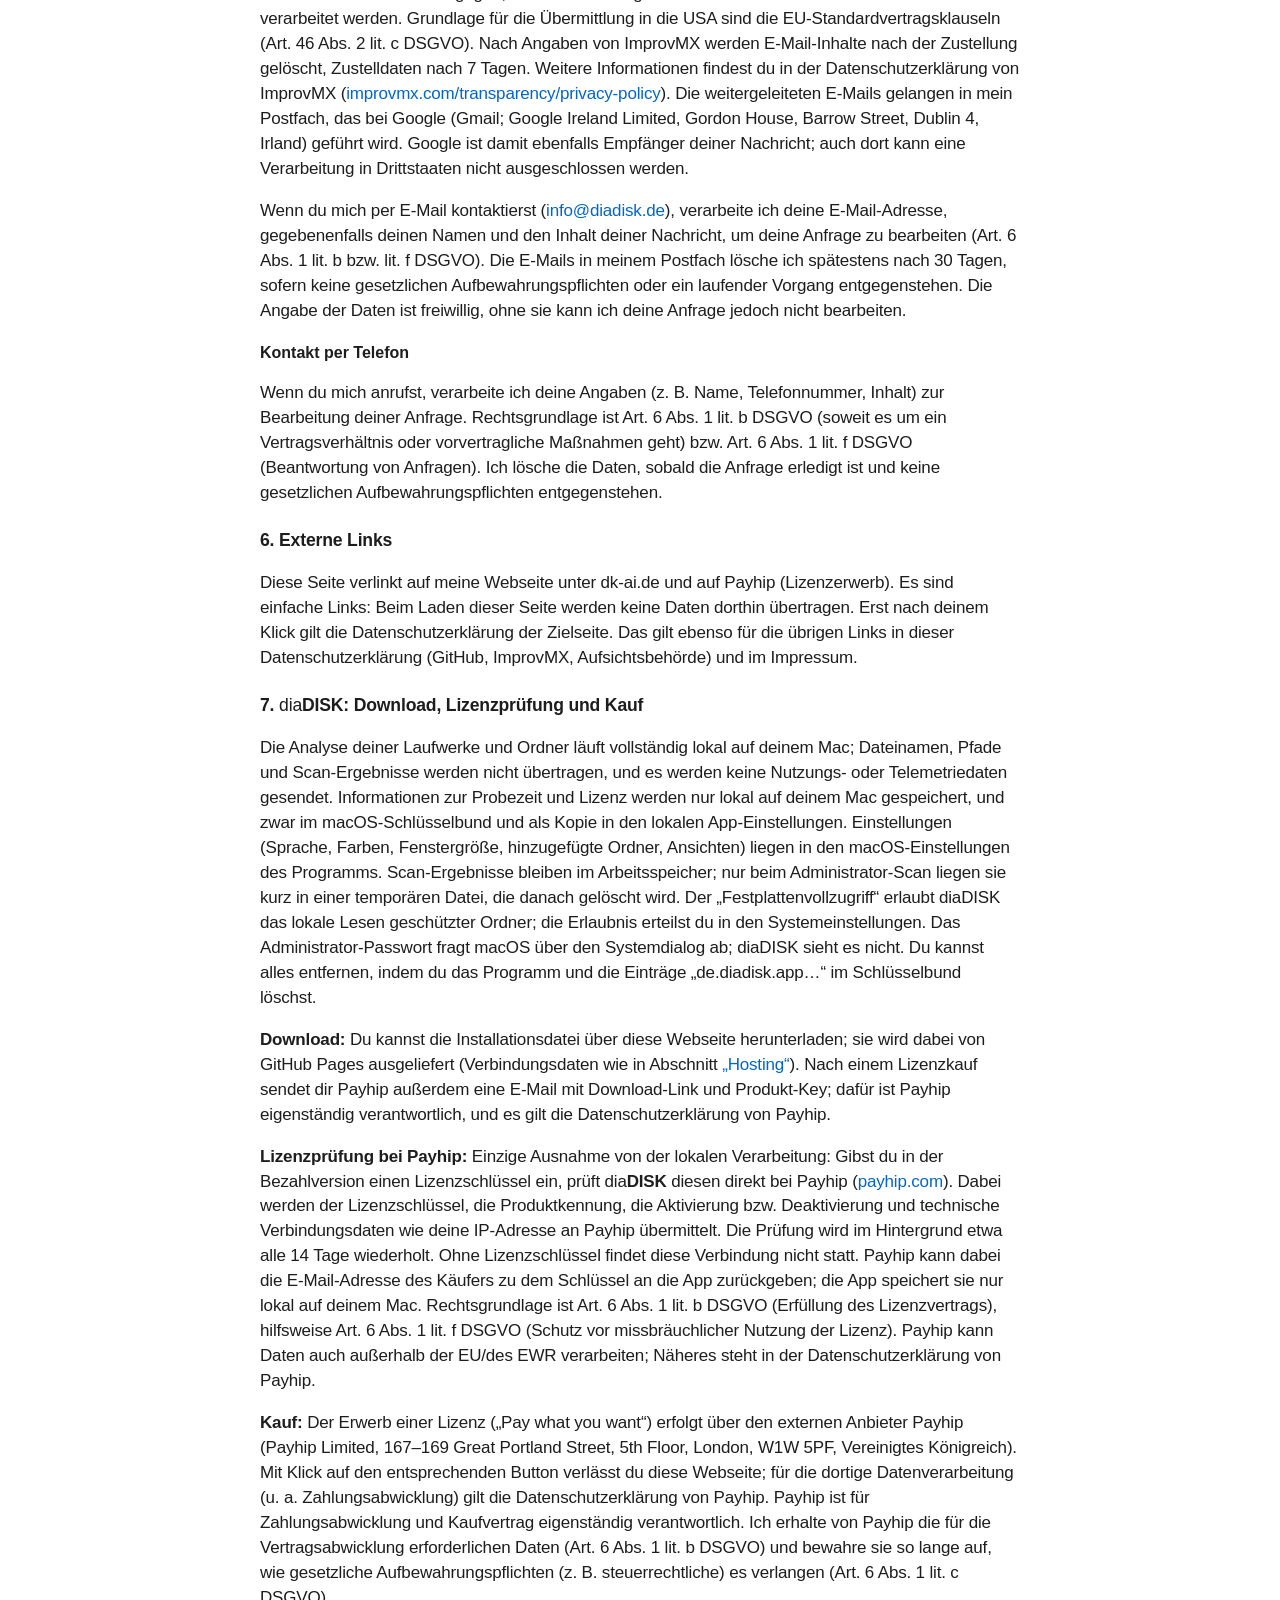
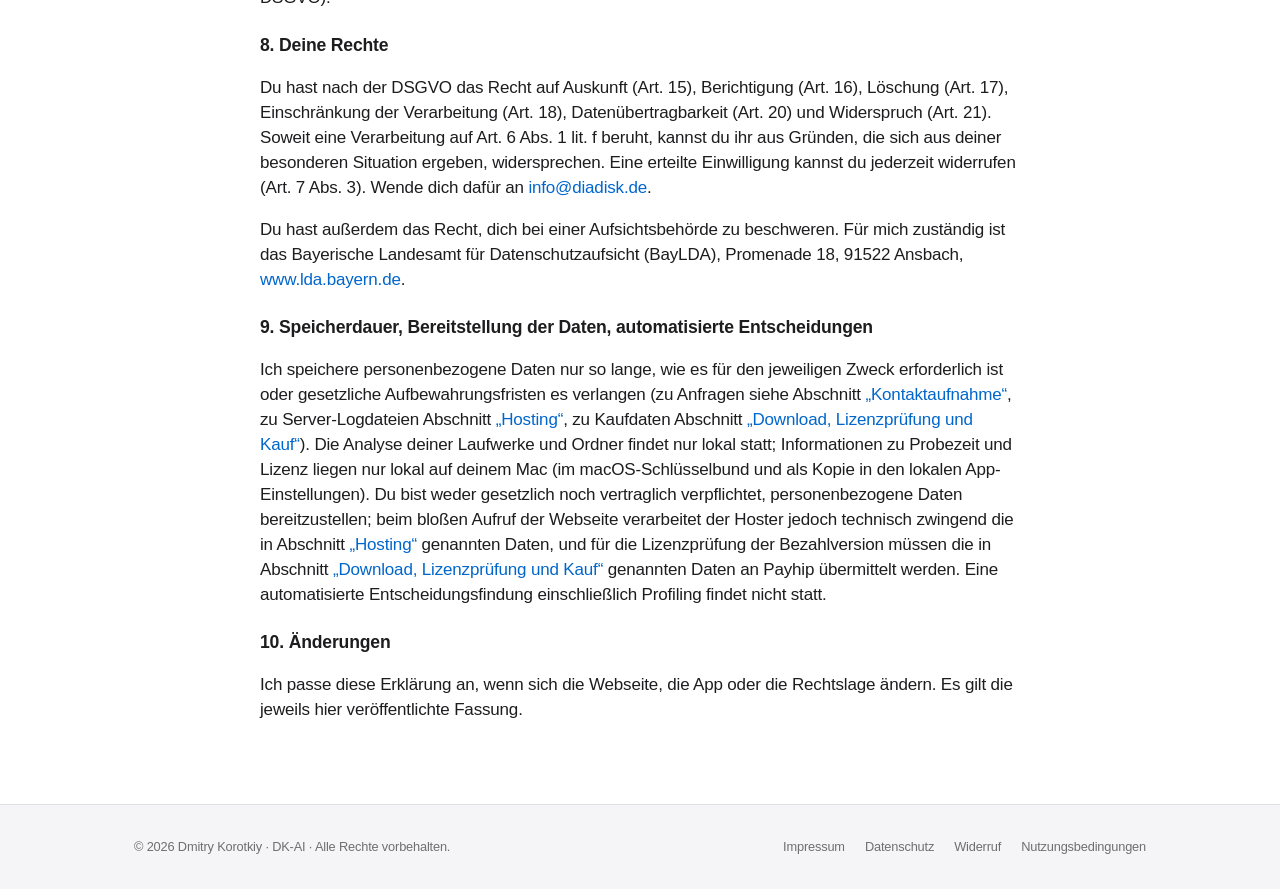
<file: datenschutz.html>
<!DOCTYPE html>
<html lang="de">
<head>
<meta charset="UTF-8">
<meta name="viewport" content="width=device-width, initial-scale=1">
<meta name="color-scheme" content="light dark">
<meta http-equiv="Content-Security-Policy" content="default-src 'self'; img-src 'self' data:; style-src 'self'; script-src 'none'; form-action 'none'; base-uri 'self'; object-src 'none'">
<meta name="referrer" content="strict-origin-when-cross-origin">
<title>Datenschutzerklärung | diaDISK</title>
<meta name="description" content="Datenschutzerklärung von diaDISK: Analyse lokal auf dem Mac, keine Cookies, kein Tracking, Lizenzprüfung bei Payhip.">
<link rel="icon" href="favicon.ico" sizes="48x48">
<link rel="icon" href="favicon-light-32.png" type="image/png" sizes="32x32" media="(prefers-color-scheme: light)">
<link rel="icon" href="favicon-dark-32.png" type="image/png" sizes="32x32" media="(prefers-color-scheme: dark)">
<link rel="icon" href="favicon-light-192.png" type="image/png" sizes="192x192" media="(prefers-color-scheme: light)">
<link rel="icon" href="favicon-dark-192.png" type="image/png" sizes="192x192" media="(prefers-color-scheme: dark)">
<link rel="apple-touch-icon" href="apple-touch-icon.png">
<link rel="canonical" href="https://diadisk.de/datenschutz.html">
<link rel="stylesheet" href="style.css">
</head>
<body>
<a class="skip" href="#top">Zum Inhalt springen</a>
<header class="top"><div class="wrap"><a class="brand" href="index.html"><picture><source media="(prefers-color-scheme: dark)" srcset="logo-dark.svg"><img src="logo-light.svg" alt="diaDISK" width="42" height="42"></picture><span><span class="dd">dia<b>DISK</b></span></span></a></div></header>
<main id="top" class="legal-page"><div class="wrap"><div class="doc">
<a class="back" href="index.html">← Zur Startseite</a>
<div class="numbered"><h1>Datenschutzerklärung</h1><p>Stand: 21. November 2026</p><h2 id="ds-verantwortlicher">Verantwortlicher</h2><p>Dmitry Korotkiy, Adalperostr. 70, 85737 Ismaning, Deutschland</p><p>E-Mail: info@diadisk.de, Telefon: +49 151 50 111 317</p><h2 id="ds-kurzfassung">Kurzfassung</h2><ul><li>Diese Webseite setzt <strong>keine Cookies</strong>, speichert <strong>nichts in deinem Browser</strong>, nutzt <strong>kein Tracking und keine Statistik</strong>, hat <strong>keine Formulare</strong> und lädt <strong>keine Inhalte von Drittanbietern</strong> nach (keine CDNs, Webfonts, Zähler oder Tracker).</li><li>Die Analyse deiner Laufwerke und Ordner mit <span class="dd">dia<b>DISK</b></span> läuft <strong>vollständig lokal</strong> auf deinem Mac. Es werden keine Dateinamen, Pfade, Scan-Ergebnisse, Nutzungs- oder Telemetriedaten übertragen. Einzige Ausnahme: die Lizenzprüfung bei Payhip, wenn du in der Bezahlversion einen Lizenzschlüssel eingibst (siehe Abschnitt <a href="#ds-lizenz">„Download, Lizenzprüfung und Kauf“</a>).</li><li>Kontakt läuft nur per E-Mail oder Telefon.</li></ul><h2 id="ds-hosting">Hosting über GitHub Pages</h2><p>Diese Webseite wird über GitHub Pages bereitgestellt. Anbieter ist GitHub Inc., 88 Colin P. Kelly Jr. Street, San Francisco, CA 94107, USA, eine Tochter der Microsoft Corporation. Beim Aufruf der Seite verarbeitet GitHub technisch notwendige Daten, insbesondere deine <strong>IP-Adresse</strong>, Datum und Uhrzeit, die aufgerufene Adresse, Browser- und Systemangaben sowie die Herkunftsseite (Server-Logdateien). Nach Angaben von GitHub werden die IP-Adressen von Besuchern einer GitHub-Pages-Webseite zu Sicherheitszwecken protokolliert und gespeichert. Wie lange GitHub diese Daten speichert, legt GitHub fest; mir sind keine konkreten Fristen bekannt. Ich habe auf diese Daten keinen Zugriff und keinen Einfluss. Die Übertragung erfolgt verschlüsselt (HTTPS). Auch beim Download der <span class="dd">dia<b>DISK</b></span>-Installationsdatei über diese Webseite werden dieselben Verbindungsdaten verarbeitet.</p><p><strong>Zweck und Rechtsgrundlage:</strong> Auslieferung und Sicherheit der Webseite, Art. 6 Abs. 1 lit. f DSGVO (berechtigtes Interesse an einem sicheren, funktionierenden Webauftritt).</p><p><strong>Drittlandübermittlung:</strong> GitHub verarbeitet Daten auch in den USA. Nach den Angaben von GitHub stützt sich die Übermittlung auf das EU-US Data Privacy Framework (Angemessenheitsbeschluss der EU-Kommission) bzw. auf Standardvertragsklauseln (geeignete Garantien nach Art. 46 DSGVO). Näheres: <a href="https://docs.github.com/en/site-policy/privacy-policies/github-general-privacy-statement" target="_blank" rel="noopener">Datenschutzerklärung von GitHub</a>.</p><h2 id="ds-speicherung">Keine externen Ressourcen, keine Speicherung im Browser</h2><p>Außer dem Hosting bei GitHub Pages lädt diese Webseite keine Inhalte von Drittservern nach und setzt keine Cookies ein. Die Webseite speichert außerdem nichts in deinem Browser (kein Local Storage, Session Storage, IndexedDB oder ähnliche Speicher). Deine Sprachauswahl und die Einstellung des Glas-Hintergrunds (standardmäßig aktiv) gelten nur für den aktuellen Seitenaufruf und werden beim nächsten Besuch zurückgesetzt. Die Startsprache richtet sich nach der Spracheinstellung deines Browsers; diese wird lokal in deinem Browser ausgewertet und nicht an mich übermittelt. Da die Webseite keine Informationen auf deinem Endgerät speichert, ist insoweit keine Einwilligung nach § 25 TDDDG erforderlich.</p><h2 id="ds-kontakt">Kontaktaufnahme</h2><h3>Kontakt per E-Mail</h3><p>Auf dieser Webseite gibt es kein Kontaktformular. Die Adresse <a href="mailto:info@diadisk.de">info@diadisk.de</a> ist eine Weiterleitungsadresse: Die Weiterleitung erfolgt über den Dienst ImprovMX (<a href="https://improvmx.com/" target="_blank" rel="noopener">improvmx.com</a>) der ImprovMX Incorporated, 8 The Green STE D, Dover, DE 19901, USA. ImprovMX verarbeitet deine E-Mails dabei als Auftragsverarbeiter auf Grundlage eines Auftragsverarbeitungsvertrags (Art. 28 DSGVO) technisch und leitet sie an mein Postfach weiter. Eingehende E-Mails nimmt ImprovMX zunächst in Frankreich entgegen; bei der Zustellung können sie auch auf Servern in den USA verarbeitet werden. Grundlage für die Übermittlung in die USA sind die EU-Standardvertragsklauseln (Art. 46 Abs. 2 lit. c DSGVO). Nach Angaben von ImprovMX werden E-Mail-Inhalte nach der Zustellung gelöscht, Zustelldaten nach 7 Tagen. Weitere Informationen findest du in der Datenschutzerklärung von ImprovMX (<a href="https://improvmx.com/transparency/privacy-policy" target="_blank" rel="noopener">improvmx.com/transparency/privacy-policy</a>). Die weitergeleiteten E-Mails gelangen in mein Postfach, das bei Google (Gmail; Google Ireland Limited, Gordon House, Barrow Street, Dublin 4, Irland) geführt wird. Google ist damit ebenfalls Empfänger deiner Nachricht; auch dort kann eine Verarbeitung in Drittstaaten nicht ausgeschlossen werden.</p><p>Wenn du mich per E-Mail kontaktierst (<a href="mailto:info@diadisk.de">info@diadisk.de</a>), verarbeite ich deine E-Mail-Adresse, gegebenenfalls deinen Namen und den Inhalt deiner Nachricht, um deine Anfrage zu bearbeiten (Art. 6 Abs. 1 lit. b bzw. lit. f DSGVO). Die E-Mails in meinem Postfach lösche ich spätestens nach 30 Tagen, sofern keine gesetzlichen Aufbewahrungspflichten oder ein laufender Vorgang entgegenstehen. Die Angabe der Daten ist freiwillig, ohne sie kann ich deine Anfrage jedoch nicht bearbeiten.</p><h3>Kontakt per Telefon</h3><p>Wenn du mich anrufst, verarbeite ich deine Angaben (z. B. Name, Telefonnummer, Inhalt) zur Bearbeitung deiner Anfrage. Rechtsgrundlage ist Art. 6 Abs. 1 lit. b DSGVO (soweit es um ein Vertragsverhältnis oder vorvertragliche Maßnahmen geht) bzw. Art. 6 Abs. 1 lit. f DSGVO (Beantwortung von Anfragen). Ich lösche die Daten, sobald die Anfrage erledigt ist und keine gesetzlichen Aufbewahrungspflichten entgegenstehen.</p><h2 id="ds-links">Externe Links</h2><p>Diese Seite verlinkt auf meine Webseite unter dk-ai.de und auf Payhip (Lizenzerwerb). Es sind einfache Links: Beim Laden dieser Seite werden keine Daten dorthin übertragen. Erst nach deinem Klick gilt die Datenschutzerklärung der Zielseite. Das gilt ebenso für die übrigen Links in dieser Datenschutzerklärung (GitHub, ImprovMX, Aufsichtsbehörde) und im Impressum.</p><h2 id="ds-lizenz"><span class="dd">dia<b>DISK</b></span>: Download, Lizenzprüfung und Kauf</h2><p>Die Analyse deiner Laufwerke und Ordner läuft vollständig lokal auf deinem Mac; Dateinamen, Pfade und Scan-Ergebnisse werden nicht übertragen, und es werden keine Nutzungs- oder Telemetriedaten gesendet. Informationen zur Probezeit und Lizenz werden nur lokal auf deinem Mac gespeichert, und zwar im macOS-Schlüsselbund und als Kopie in den lokalen App-Einstellungen. Einstellungen (Sprache, Farben, Fenstergröße, hinzugefügte Ordner, Ansichten) liegen in den macOS-Einstellungen des Programms. Scan-Ergebnisse bleiben im Arbeitsspeicher; nur beim Administrator-Scan liegen sie kurz in einer temporären Datei, die danach gelöscht wird. Der „Festplattenvollzugriff“ erlaubt diaDISK das lokale Lesen geschützter Ordner; die Erlaubnis erteilst du in den Systemeinstellungen. Das Administrator-Passwort fragt macOS über den Systemdialog ab; diaDISK sieht es nicht. Du kannst alles entfernen, indem du das Programm und die Einträge „de.diadisk.app…“ im Schlüsselbund löschst.</p><p><strong>Download:</strong> Du kannst die Installationsdatei über diese Webseite herunterladen; sie wird dabei von GitHub Pages ausgeliefert (Verbindungsdaten wie in Abschnitt <a href="#ds-hosting">„Hosting“</a>). Nach einem Lizenzkauf sendet dir Payhip außerdem eine E-Mail mit Download-Link und Produkt-Key; dafür ist Payhip eigenständig verantwortlich, und es gilt die Datenschutzerklärung von Payhip.</p><p><strong>Lizenzprüfung bei Payhip:</strong> Einzige Ausnahme von der lokalen Verarbeitung: Gibst du in der Bezahlversion einen Lizenzschlüssel ein, prüft <span class="dd">dia<b>DISK</b></span> diesen direkt bei Payhip (<a href="https://payhip.com/" target="_blank" rel="noopener">payhip.com</a>). Dabei werden der Lizenzschlüssel, die Produktkennung, die Aktivierung bzw. Deaktivierung und technische Verbindungsdaten wie deine IP-Adresse an Payhip übermittelt. Die Prüfung wird im Hintergrund etwa alle 14 Tage wiederholt. Ohne Lizenzschlüssel findet diese Verbindung nicht statt. Payhip kann dabei die E-Mail-Adresse des Käufers zu dem Schlüssel an die App zurückgeben; die App speichert sie nur lokal auf deinem Mac. Rechtsgrundlage ist Art. 6 Abs. 1 lit. b DSGVO (Erfüllung des Lizenzvertrags), hilfsweise Art. 6 Abs. 1 lit. f DSGVO (Schutz vor missbräuchlicher Nutzung der Lizenz). Payhip kann Daten auch außerhalb der EU/des EWR verarbeiten; Näheres steht in der Datenschutzerklärung von Payhip.</p><p><strong>Kauf:</strong> Der Erwerb einer Lizenz („Pay what you want“) erfolgt über den externen Anbieter Payhip (Payhip Limited, 167–169 Great Portland Street, 5th Floor, London, W1W 5PF, Vereinigtes Königreich). Mit Klick auf den entsprechenden Button verlässt du diese Webseite; für die dortige Datenverarbeitung (u. a. Zahlungsabwicklung) gilt die Datenschutzerklärung von Payhip. Payhip ist für Zahlungsabwicklung und Kaufvertrag eigenständig verantwortlich. Ich erhalte von Payhip die für die Vertragsabwicklung erforderlichen Daten (Art. 6 Abs. 1 lit. b DSGVO) und bewahre sie so lange auf, wie gesetzliche Aufbewahrungspflichten (z. B. steuerrechtliche) es verlangen (Art. 6 Abs. 1 lit. c DSGVO).</p><h2 id="ds-rechte">Deine Rechte</h2><p>Du hast nach der DSGVO das Recht auf Auskunft (Art. 15), Berichtigung (Art. 16), Löschung (Art. 17), Einschränkung der Verarbeitung (Art. 18), Datenübertragbarkeit (Art. 20) und Widerspruch (Art. 21). Soweit eine Verarbeitung auf Art. 6 Abs. 1 lit. f beruht, kannst du ihr aus Gründen, die sich aus deiner besonderen Situation ergeben, widersprechen. Eine erteilte Einwilligung kannst du jederzeit widerrufen (Art. 7 Abs. 3). Wende dich dafür an <a href="mailto:info@diadisk.de">info@diadisk.de</a>.</p><p>Du hast außerdem das Recht, dich bei einer Aufsichtsbehörde zu beschweren. Für mich zuständig ist das Bayerische Landesamt für Datenschutzaufsicht (BayLDA), Promenade 18, 91522 Ansbach, <a href="https://www.lda.bayern.de" target="_blank" rel="noopener">www.lda.bayern.de</a>.</p><h2 id="ds-speicherdauer">Speicherdauer, Bereitstellung der Daten, automatisierte Entscheidungen</h2><p>Ich speichere personenbezogene Daten nur so lange, wie es für den jeweiligen Zweck erforderlich ist oder gesetzliche Aufbewahrungsfristen es verlangen (zu Anfragen siehe Abschnitt <a href="#ds-kontakt">„Kontaktaufnahme“</a>, zu Server-Logdateien Abschnitt <a href="#ds-hosting">„Hosting“</a>, zu Kaufdaten Abschnitt <a href="#ds-lizenz">„Download, Lizenzprüfung und Kauf“</a>). Die Analyse deiner Laufwerke und Ordner findet nur lokal statt; Informationen zu Probezeit und Lizenz liegen nur lokal auf deinem Mac (im macOS-Schlüsselbund und als Kopie in den lokalen App-Einstellungen). Du bist weder gesetzlich noch vertraglich verpflichtet, personenbezogene Daten bereitzustellen; beim bloßen Aufruf der Webseite verarbeitet der Hoster jedoch technisch zwingend die in Abschnitt <a href="#ds-hosting">„Hosting“</a> genannten Daten, und für die Lizenzprüfung der Bezahlversion müssen die in Abschnitt <a href="#ds-lizenz">„Download, Lizenzprüfung und Kauf“</a> genannten Daten an Payhip übermittelt werden. Eine automatisierte Entscheidungsfindung einschließlich Profiling findet nicht statt.</p><h2 id="ds-aenderungen">Änderungen</h2><p>Ich passe diese Erklärung an, wenn sich die Webseite, die App oder die Rechtslage ändern. Es gilt die jeweils hier veröffentlichte Fassung.</p></div>
</div></div></main>
<footer><div class="wrap"><div>&copy; 2026 Dmitry Korotkiy · <a href="https://dk-ai.de" target="_blank" rel="noopener">DK-AI</a> · Alle Rechte vorbehalten.</div><div class="links"><a href="impressum.html">Impressum</a><a href="datenschutz.html">Datenschutz</a><a href="widerruf.html">Widerruf</a><a href="nutzungsbedingungen.html">Nutzungsbedingungen</a></div></div></footer>
</body>
</html>
</file>
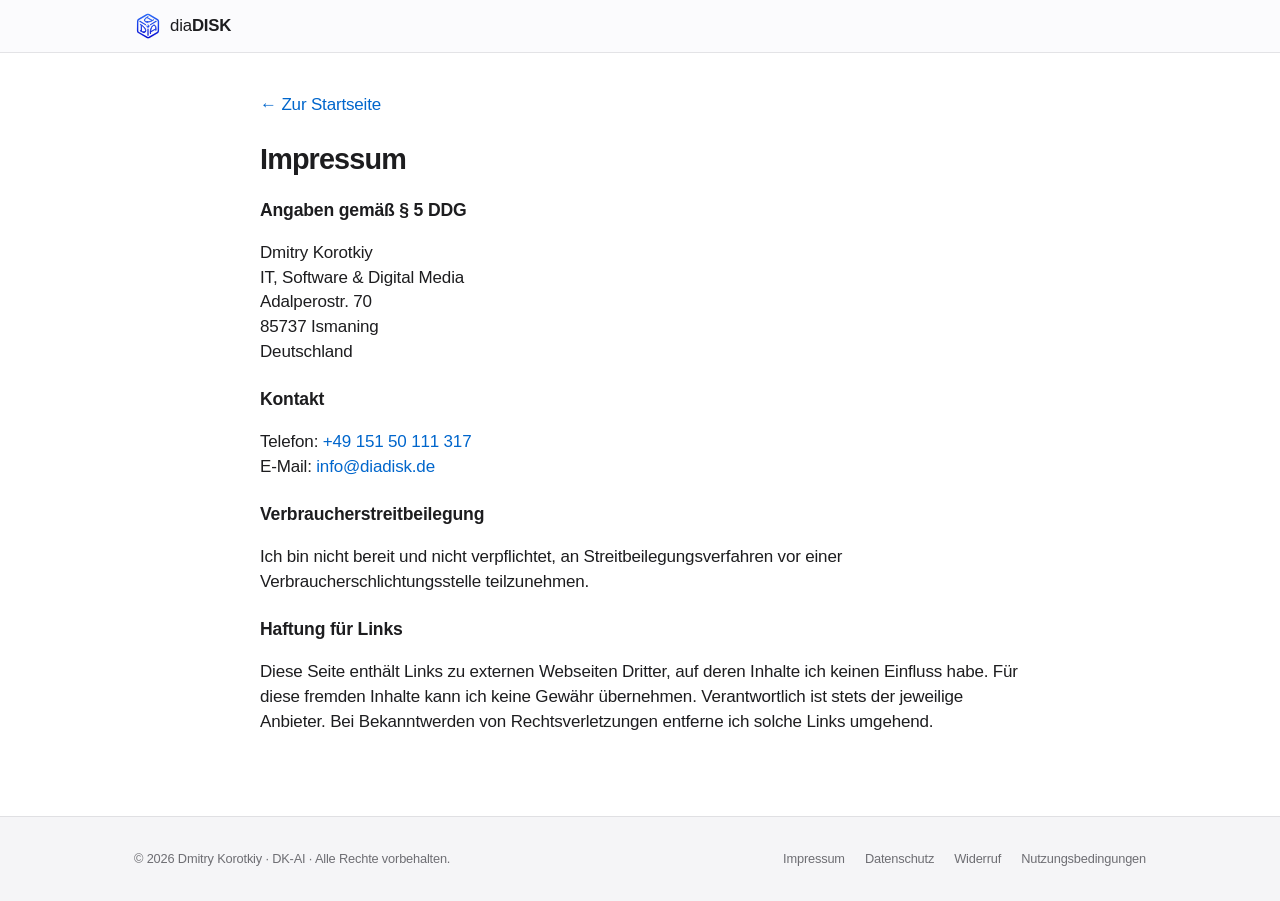
<file: impressum.html>
<!DOCTYPE html>
<html lang="de">
<head>
<meta charset="UTF-8">
<meta name="viewport" content="width=device-width, initial-scale=1">
<meta name="color-scheme" content="light dark">
<meta http-equiv="Content-Security-Policy" content="default-src 'self'; img-src 'self' data:; style-src 'self'; script-src 'none'; form-action 'none'; base-uri 'self'; object-src 'none'">
<meta name="referrer" content="strict-origin-when-cross-origin">
<title>Impressum | diaDISK</title>
<meta name="description" content="Impressum und Anbieterkennzeichnung von diaDISK.">
<link rel="icon" href="favicon.ico" sizes="48x48">
<link rel="icon" href="favicon-light-32.png" type="image/png" sizes="32x32" media="(prefers-color-scheme: light)">
<link rel="icon" href="favicon-dark-32.png" type="image/png" sizes="32x32" media="(prefers-color-scheme: dark)">
<link rel="icon" href="favicon-light-192.png" type="image/png" sizes="192x192" media="(prefers-color-scheme: light)">
<link rel="icon" href="favicon-dark-192.png" type="image/png" sizes="192x192" media="(prefers-color-scheme: dark)">
<link rel="apple-touch-icon" href="apple-touch-icon.png">
<link rel="canonical" href="https://diadisk.de/impressum.html">
<link rel="stylesheet" href="style.css">
</head>
<body>
<a class="skip" href="#top">Zum Inhalt springen</a>
<header class="top"><div class="wrap"><a class="brand" href="index.html"><picture><source media="(prefers-color-scheme: dark)" srcset="logo-dark.svg"><img src="logo-light.svg" alt="diaDISK" width="42" height="42"></picture><span><span class="dd">dia<b>DISK</b></span></span></a></div></header>
<main id="top" class="legal-page"><div class="wrap"><div class="doc">
<a class="back" href="index.html">← Zur Startseite</a>
<h1>Impressum</h1>
<h2>Angaben gemäß § 5 DDG</h2><p>Dmitry Korotkiy<br>IT, Software &amp; Digital Media<br>Adalperostr. 70<br>85737 Ismaning<br>Deutschland</p>
<h2>Kontakt</h2><p>Telefon: <a href="tel:+4915150111317">+49 151 50 111 317</a><br>E-Mail: <a href="mailto:info@diadisk.de">info@diadisk.de</a></p>
<h2>Verbraucherstreitbeilegung</h2><p>Ich bin nicht bereit und nicht verpflichtet, an Streitbeilegungsverfahren vor einer Verbraucherschlichtungsstelle teilzunehmen.</p>
<h2>Haftung für Links</h2><p>Diese Seite enthält Links zu externen Webseiten Dritter, auf deren Inhalte ich keinen Einfluss habe. Für diese fremden Inhalte kann ich keine Gewähr übernehmen. Verantwortlich ist stets der jeweilige Anbieter. Bei Bekanntwerden von Rechtsverletzungen entferne ich solche Links umgehend.</p>
</div></div></main>
<footer><div class="wrap"><div>&copy; 2026 Dmitry Korotkiy · <a href="https://dk-ai.de" target="_blank" rel="noopener">DK-AI</a> · Alle Rechte vorbehalten.</div><div class="links"><a href="impressum.html">Impressum</a><a href="datenschutz.html">Datenschutz</a><a href="widerruf.html">Widerruf</a><a href="nutzungsbedingungen.html">Nutzungsbedingungen</a></div></div></footer>
</body>
</html>
</file>
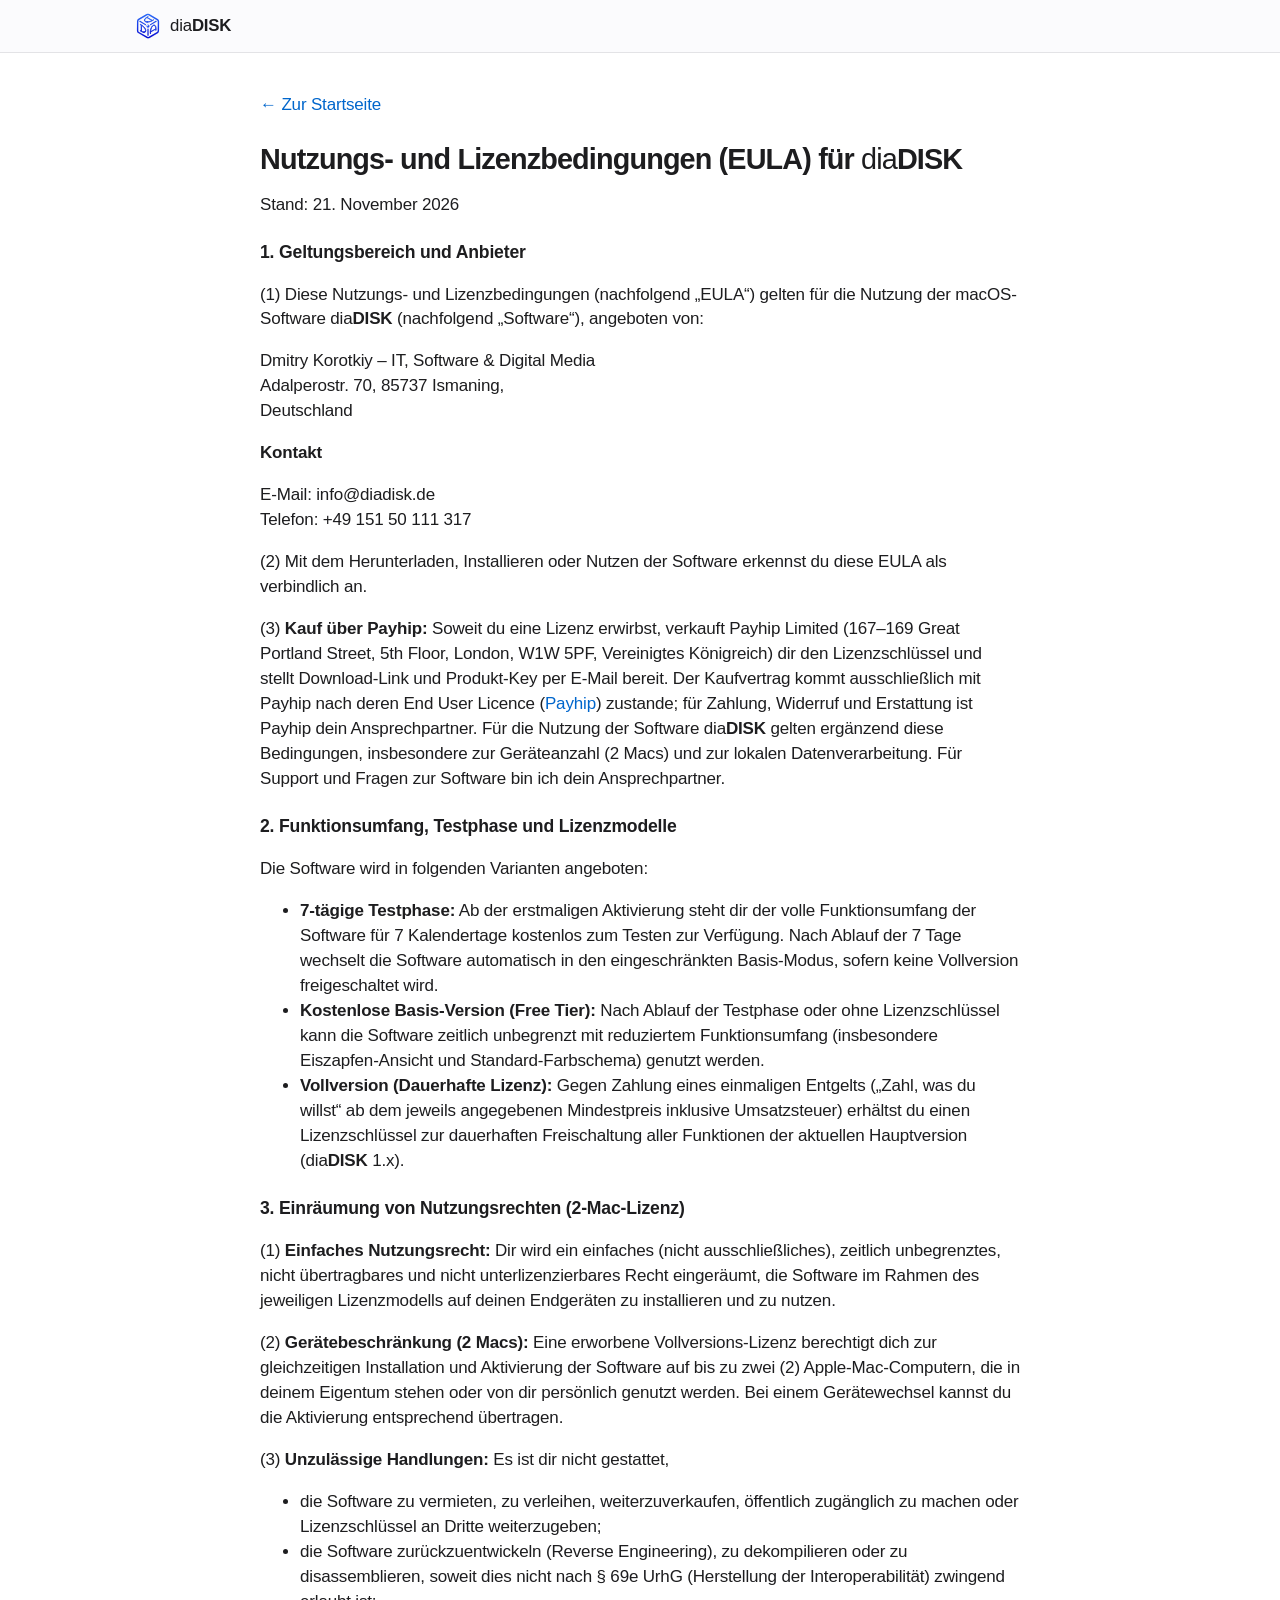
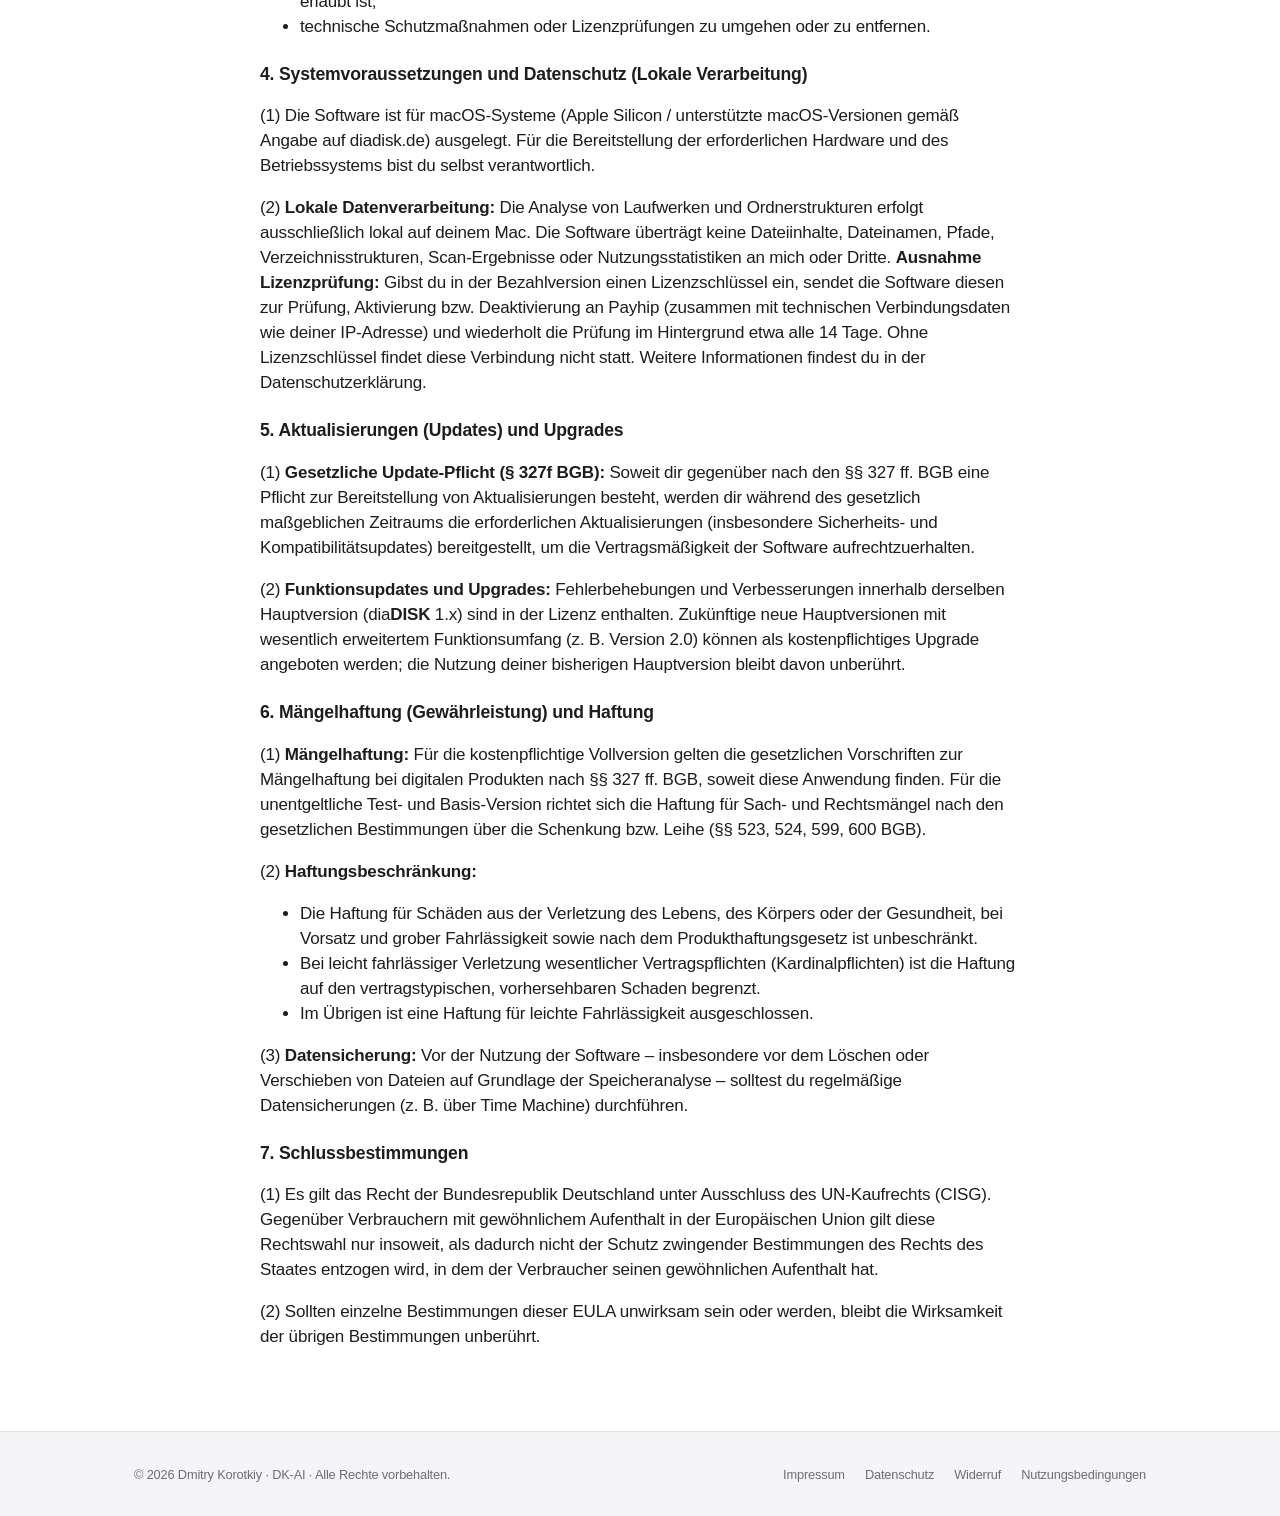
<file: nutzungsbedingungen.html>
<!DOCTYPE html>
<html lang="de">
<head>
<meta charset="UTF-8">
<meta name="viewport" content="width=device-width, initial-scale=1">
<meta name="color-scheme" content="light dark">
<meta http-equiv="Content-Security-Policy" content="default-src 'self'; img-src 'self' data:; style-src 'self'; script-src 'none'; form-action 'none'; base-uri 'self'; object-src 'none'">
<meta name="referrer" content="strict-origin-when-cross-origin">
<title>Nutzungs- und Lizenzbedingungen | diaDISK</title>
<meta name="description" content="Nutzungs- und Lizenzbedingungen (EULA) für diaDISK.">
<link rel="icon" href="favicon.ico" sizes="48x48">
<link rel="icon" href="favicon-light-32.png" type="image/png" sizes="32x32" media="(prefers-color-scheme: light)">
<link rel="icon" href="favicon-dark-32.png" type="image/png" sizes="32x32" media="(prefers-color-scheme: dark)">
<link rel="icon" href="favicon-light-192.png" type="image/png" sizes="192x192" media="(prefers-color-scheme: light)">
<link rel="icon" href="favicon-dark-192.png" type="image/png" sizes="192x192" media="(prefers-color-scheme: dark)">
<link rel="apple-touch-icon" href="apple-touch-icon.png">
<link rel="canonical" href="https://diadisk.de/nutzungsbedingungen.html">
<link rel="stylesheet" href="style.css">
</head>
<body>
<a class="skip" href="#top">Zum Inhalt springen</a>
<header class="top"><div class="wrap"><a class="brand" href="index.html"><picture><source media="(prefers-color-scheme: dark)" srcset="logo-dark.svg"><img src="logo-light.svg" alt="diaDISK" width="42" height="42"></picture><span><span class="dd">dia<b>DISK</b></span></span></a></div></header>
<main id="top" class="legal-page"><div class="wrap"><div class="doc">
<a class="back" href="index.html">← Zur Startseite</a>
<div class="numbered"><h1>Nutzungs- und Lizenzbedingungen (EULA) für <span class="dd">dia<b>DISK</b></span></h1>
<p>Stand: 21. November 2026</p>
<h2>Geltungsbereich und Anbieter</h2>
<p>(1) Diese Nutzungs- und Lizenzbedingungen (nachfolgend „EULA“) gelten für die Nutzung der macOS-Software <span class="dd">dia<b>DISK</b></span> (nachfolgend „Software“), angeboten von:</p>
<p>Dmitry Korotkiy – IT, Software &amp; Digital Media<br>Adalperostr. 70, 85737 Ismaning,<br>Deutschland</p>
<p><strong>Kontakt</strong></p>
<p>E-Mail: info@diadisk.de<br>Telefon: +49 151 50 111 317</p>
<p>(2) Mit dem Herunterladen, Installieren oder Nutzen der Software erkennst du diese EULA als verbindlich an.</p>
<p>(3) <strong>Kauf über Payhip:</strong> Soweit du eine Lizenz erwirbst, verkauft Payhip Limited (167–169 Great Portland Street, 5th Floor, London, W1W 5PF, Vereinigtes Königreich) dir den Lizenzschlüssel und stellt Download-Link und Produkt-Key per E-Mail bereit. Der Kaufvertrag kommt ausschließlich mit Payhip nach deren End User Licence (<a href="https://payhip.com/b/aEo54" target="_blank" rel="noopener">Payhip</a>) zustande; für Zahlung, Widerruf und Erstattung ist Payhip dein Ansprechpartner. Für die Nutzung der Software <span class="dd">dia<b>DISK</b></span> gelten ergänzend diese Bedingungen, insbesondere zur Geräteanzahl (2 Macs) und zur lokalen Datenverarbeitung. Für Support und Fragen zur Software bin ich dein Ansprechpartner.</p>
<h2>Funktionsumfang, Testphase und Lizenzmodelle</h2>
<p>Die Software wird in folgenden Varianten angeboten:</p>
<ul><li><strong>7-tägige Testphase:</strong> Ab der erstmaligen Aktivierung steht dir der volle Funktionsumfang der Software für 7 Kalendertage kostenlos zum Testen zur Verfügung. Nach Ablauf der 7 Tage wechselt die Software automatisch in den eingeschränkten Basis-Modus, sofern keine Vollversion freigeschaltet wird.</li><li><strong>Kostenlose Basis-Version (Free Tier):</strong> Nach Ablauf der Testphase oder ohne Lizenzschlüssel kann die Software zeitlich unbegrenzt mit reduziertem Funktionsumfang (insbesondere Eiszapfen-Ansicht und Standard-Farbschema) genutzt werden.</li><li><strong>Vollversion (Dauerhafte Lizenz):</strong> Gegen Zahlung eines einmaligen Entgelts („Zahl, was du willst“ ab dem jeweils angegebenen Mindestpreis inklusive Umsatzsteuer) erhältst du einen Lizenzschlüssel zur dauerhaften Freischaltung aller Funktionen der aktuellen Hauptversion (<span class="dd">dia<b>DISK</b></span> 1.x).</li></ul>
<h2>Einräumung von Nutzungsrechten (2-Mac-Lizenz)</h2>
<p>(1) <strong>Einfaches Nutzungsrecht:</strong> Dir wird ein einfaches (nicht ausschließliches), zeitlich unbegrenztes, nicht übertragbares und nicht unterlizenzierbares Recht eingeräumt, die Software im Rahmen des jeweiligen Lizenzmodells auf deinen Endgeräten zu installieren und zu nutzen.</p>
<p>(2) <strong>Gerätebeschränkung (2 Macs):</strong> Eine erworbene Vollversions-Lizenz berechtigt dich zur gleichzeitigen Installation und Aktivierung der Software auf bis zu zwei (2) Apple-Mac-Computern, die in deinem Eigentum stehen oder von dir persönlich genutzt werden. Bei einem Gerätewechsel kannst du die Aktivierung entsprechend übertragen.</p>
<p>(3) <strong>Unzulässige Handlungen:</strong> Es ist dir nicht gestattet,</p>
<ul><li>die Software zu vermieten, zu verleihen, weiterzuverkaufen, öffentlich zugänglich zu machen oder Lizenzschlüssel an Dritte weiterzugeben;</li><li>die Software zurückzuentwickeln (Reverse Engineering), zu dekompilieren oder zu disassemblieren, soweit dies nicht nach § 69e UrhG (Herstellung der Interoperabilität) zwingend erlaubt ist;</li><li>technische Schutzmaßnahmen oder Lizenzprüfungen zu umgehen oder zu entfernen.</li></ul>
<h2>Systemvoraussetzungen und Datenschutz (Lokale Verarbeitung)</h2>
<p>(1) Die Software ist für macOS-Systeme (Apple Silicon / unterstützte macOS-Versionen gemäß Angabe auf diadisk.de) ausgelegt. Für die Bereitstellung der erforderlichen Hardware und des Betriebssystems bist du selbst verantwortlich.</p>
<p>(2) <strong>Lokale Datenverarbeitung:</strong> Die Analyse von Laufwerken und Ordnerstrukturen erfolgt ausschließlich lokal auf deinem Mac. Die Software überträgt keine Dateiinhalte, Dateinamen, Pfade, Verzeichnisstrukturen, Scan-Ergebnisse oder Nutzungsstatistiken an mich oder Dritte. <strong>Ausnahme Lizenzprüfung:</strong> Gibst du in der Bezahlversion einen Lizenzschlüssel ein, sendet die Software diesen zur Prüfung, Aktivierung bzw. Deaktivierung an Payhip (zusammen mit technischen Verbindungsdaten wie deiner IP-Adresse) und wiederholt die Prüfung im Hintergrund etwa alle 14 Tage. Ohne Lizenzschlüssel findet diese Verbindung nicht statt. Weitere Informationen findest du in der Datenschutzerklärung.</p>
<h2>Aktualisierungen (Updates) und Upgrades</h2>
<p>(1) <strong>Gesetzliche Update-Pflicht (§ 327f BGB):</strong> Soweit dir gegenüber nach den §§ 327 ff. BGB eine Pflicht zur Bereitstellung von Aktualisierungen besteht, werden dir während des gesetzlich maßgeblichen Zeitraums die erforderlichen Aktualisierungen (insbesondere Sicherheits- und Kompatibilitätsupdates) bereitgestellt, um die Vertragsmäßigkeit der Software aufrechtzuerhalten.</p>
<p>(2) <strong>Funktionsupdates und Upgrades:</strong> Fehlerbehebungen und Verbesserungen innerhalb derselben Hauptversion (<span class="dd">dia<b>DISK</b></span> 1.x) sind in der Lizenz enthalten. Zukünftige neue Hauptversionen mit wesentlich erweitertem Funktionsumfang (z. B. Version 2.0) können als kostenpflichtiges Upgrade angeboten werden; die Nutzung deiner bisherigen Hauptversion bleibt davon unberührt.</p>
<h2>Mängelhaftung (Gewährleistung) und Haftung</h2>
<p>(1) <strong>Mängelhaftung:</strong> Für die kostenpflichtige Vollversion gelten die gesetzlichen Vorschriften zur Mängelhaftung bei digitalen Produkten nach §§ 327 ff. BGB, soweit diese Anwendung finden. Für die unentgeltliche Test- und Basis-Version richtet sich die Haftung für Sach- und Rechtsmängel nach den gesetzlichen Bestimmungen über die Schenkung bzw. Leihe (§§ 523, 524, 599, 600 BGB).</p>
<p>(2) <strong>Haftungsbeschränkung:</strong></p>
<ul><li>Die Haftung für Schäden aus der Verletzung des Lebens, des Körpers oder der Gesundheit, bei Vorsatz und grober Fahrlässigkeit sowie nach dem Produkthaftungsgesetz ist unbeschränkt.</li><li>Bei leicht fahrlässiger Verletzung wesentlicher Vertragspflichten (Kardinalpflichten) ist die Haftung auf den vertragstypischen, vorhersehbaren Schaden begrenzt.</li><li>Im Übrigen ist eine Haftung für leichte Fahrlässigkeit ausgeschlossen.</li></ul>
<p>(3) <strong>Datensicherung:</strong> Vor der Nutzung der Software – insbesondere vor dem Löschen oder Verschieben von Dateien auf Grundlage der Speicheranalyse – solltest du regelmäßige Datensicherungen (z. B. über Time Machine) durchführen.</p>
<h2>Schlussbestimmungen</h2>
<p>(1) Es gilt das Recht der Bundesrepublik Deutschland unter Ausschluss des UN-Kaufrechts (CISG). Gegenüber Verbrauchern mit gewöhnlichem Aufenthalt in der Europäischen Union gilt diese Rechtswahl nur insoweit, als dadurch nicht der Schutz zwingender Bestimmungen des Rechts des Staates entzogen wird, in dem der Verbraucher seinen gewöhnlichen Aufenthalt hat.</p>
<p>(2) Sollten einzelne Bestimmungen dieser EULA unwirksam sein oder werden, bleibt die Wirksamkeit der übrigen Bestimmungen unberührt.</p></div>
</div></div></main>
<footer><div class="wrap"><div>&copy; 2026 Dmitry Korotkiy · <a href="https://dk-ai.de" target="_blank" rel="noopener">DK-AI</a> · Alle Rechte vorbehalten.</div><div class="links"><a href="impressum.html">Impressum</a><a href="datenschutz.html">Datenschutz</a><a href="widerruf.html">Widerruf</a><a href="nutzungsbedingungen.html">Nutzungsbedingungen</a></div></div></footer>
</body>
</html>
</file>
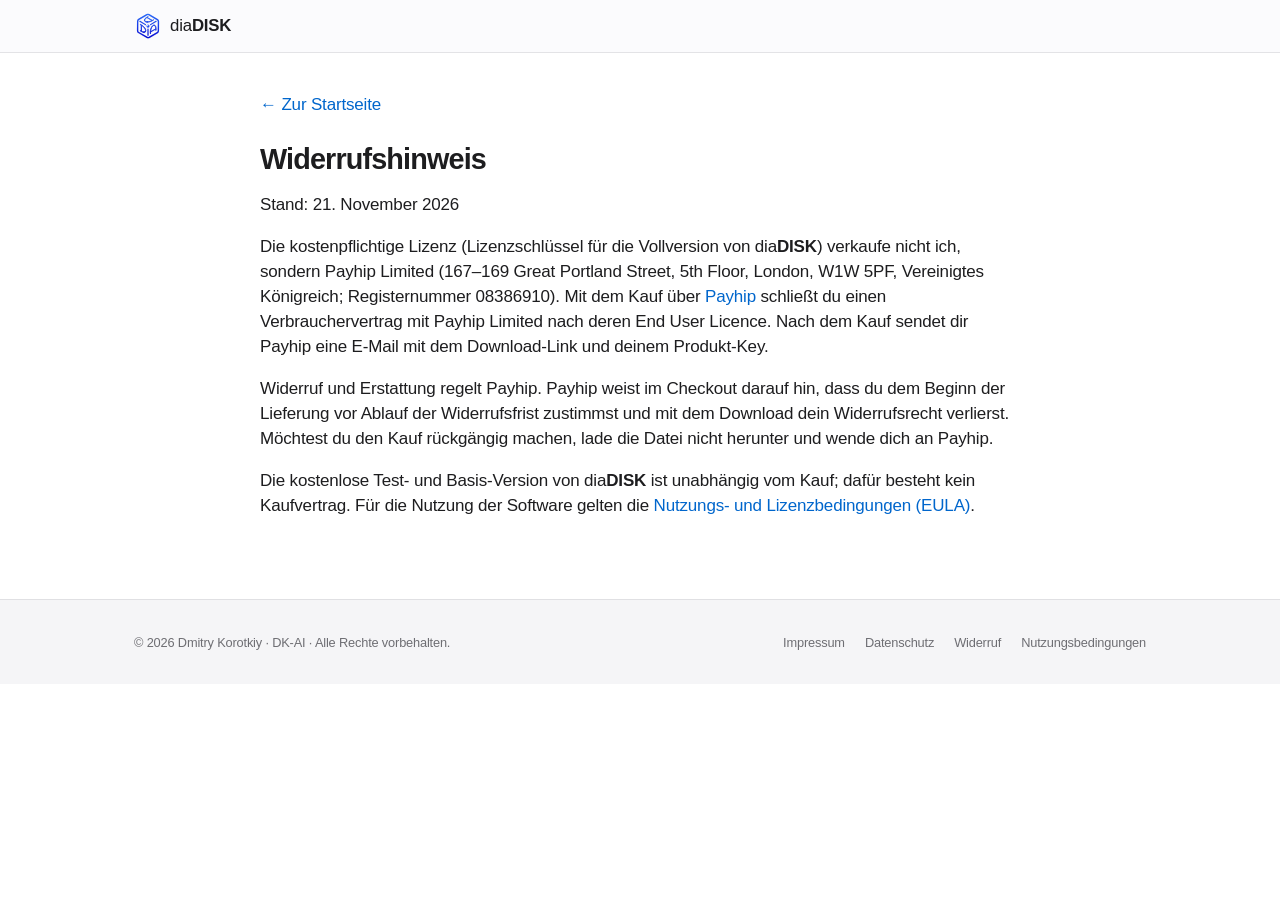
<file: widerruf.html>
<!DOCTYPE html>
<html lang="de">
<head>
<meta charset="UTF-8">
<meta name="viewport" content="width=device-width, initial-scale=1">
<meta name="color-scheme" content="light dark">
<meta http-equiv="Content-Security-Policy" content="default-src 'self'; img-src 'self' data:; style-src 'self'; script-src 'none'; form-action 'none'; base-uri 'self'; object-src 'none'">
<meta name="referrer" content="strict-origin-when-cross-origin">
<title>Widerrufshinweis | diaDISK</title>
<meta name="description" content="Widerrufshinweis zum Kauf einer diaDISK-Lizenz über Payhip.">
<link rel="icon" href="favicon.ico" sizes="48x48">
<link rel="icon" href="favicon-light-32.png" type="image/png" sizes="32x32" media="(prefers-color-scheme: light)">
<link rel="icon" href="favicon-dark-32.png" type="image/png" sizes="32x32" media="(prefers-color-scheme: dark)">
<link rel="icon" href="favicon-light-192.png" type="image/png" sizes="192x192" media="(prefers-color-scheme: light)">
<link rel="icon" href="favicon-dark-192.png" type="image/png" sizes="192x192" media="(prefers-color-scheme: dark)">
<link rel="apple-touch-icon" href="apple-touch-icon.png">
<link rel="canonical" href="https://diadisk.de/widerruf.html">
<link rel="stylesheet" href="style.css">
</head>
<body>
<a class="skip" href="#top">Zum Inhalt springen</a>
<header class="top"><div class="wrap"><a class="brand" href="index.html"><picture><source media="(prefers-color-scheme: dark)" srcset="logo-dark.svg"><img src="logo-light.svg" alt="diaDISK" width="42" height="42"></picture><span><span class="dd">dia<b>DISK</b></span></span></a></div></header>
<main id="top" class="legal-page"><div class="wrap"><div class="doc">
<a class="back" href="index.html">← Zur Startseite</a>
<h1>Widerrufshinweis</h1><p>Stand: 21. November 2026</p><p>Die kostenpflichtige Lizenz (Lizenzschlüssel für die Vollversion von <span class="dd">dia<b>DISK</b></span>) verkaufe nicht ich, sondern Payhip Limited (167–169 Great Portland Street, 5th Floor, London, W1W 5PF, Vereinigtes Königreich; Registernummer 08386910). Mit dem Kauf über <a href="https://payhip.com/b/aEo54" target="_blank" rel="noopener">Payhip</a> schließt du einen Verbrauchervertrag mit Payhip Limited nach deren End User Licence. Nach dem Kauf sendet dir Payhip eine E-Mail mit dem Download-Link und deinem Produkt-Key.</p><p>Widerruf und Erstattung regelt Payhip. Payhip weist im Checkout darauf hin, dass du dem Beginn der Lieferung vor Ablauf der Widerrufsfrist zustimmst und mit dem Download dein Widerrufsrecht verlierst. Möchtest du den Kauf rückgängig machen, lade die Datei nicht herunter und wende dich an Payhip.</p><p>Die kostenlose Test- und Basis-Version von <span class="dd">dia<b>DISK</b></span> ist unabhängig vom Kauf; dafür besteht kein Kaufvertrag. Für die Nutzung der Software gelten die <a href="nutzungsbedingungen.html">Nutzungs- und Lizenzbedingungen (EULA)</a>.</p>
</div></div></main>
<footer><div class="wrap"><div>&copy; 2026 Dmitry Korotkiy · <a href="https://dk-ai.de" target="_blank" rel="noopener">DK-AI</a> · Alle Rechte vorbehalten.</div><div class="links"><a href="impressum.html">Impressum</a><a href="datenschutz.html">Datenschutz</a><a href="widerruf.html">Widerruf</a><a href="nutzungsbedingungen.html">Nutzungsbedingungen</a></div></div></footer>
</body>
</html>
</file>
<file: style.css>
:root {
  color-scheme:light dark;
  --bg:#fff; --alt:#f5f5f7; --surface:#fff; --text:#1d1d1f; --muted:#6e6e73; --line:#d2d2d7;
  --brand:#0066cc; --brand-d:#0058b0; --brand-soft:#e8f2fd; --ok:#1d7a34;
  --warn-bg:#fff8e8; --warn-line:#f0d9a0; --warn-text:#6b4500;
  --nav:rgba(251,251,253,.8); --shadow:0 4px 24px rgba(0,0,0,.08);
}
@media (prefers-color-scheme: dark) {
  :root {
    --bg:#000; --alt:#161617; --surface:#1d1d1f; --text:#f5f5f7; --muted:#a1a1a6; --line:#424245;
    --brand:#2997ff; --brand-d:#4aa8ff; --brand-soft:#0b2a47; --ok:#30d158;
    --warn-bg:#241d0c; --warn-line:#5c4510; --warn-text:#f5d58a;
    --nav:rgba(22,22,23,.8); --shadow:0 4px 24px rgba(0,0,0,.5);
  }
  /* Weißer Text auf #2997ff hat nur 3,0:1 -> dunkler Text (7:1) */
  .btn-primary, .btn-primary:hover { color:#000; }
}
* { box-sizing:border-box; }
html { scroll-behavior:smooth; scroll-padding-top:64px; -webkit-text-size-adjust:100%; }
body { margin:0; background:var(--bg); color:var(--text); line-height:1.47; font-size:17px; letter-spacing:-.01em;
  font-family:-apple-system,BlinkMacSystemFont,"SF Pro Text","Helvetica Neue","Segoe UI",Roboto,Arial,sans-serif; -webkit-font-smoothing:antialiased; }
a { color:var(--brand); text-decoration:none; } a:hover { text-decoration:underline; }
img { max-width:100%; }
.wrap { max-width:1060px; margin:0 auto; padding:0 24px; }
.hidden { display:none !important; }
.sr { position:absolute; width:1px; height:1px; margin:-1px; padding:0; overflow:hidden; clip:rect(0 0 0 0); white-space:nowrap; border:0; }
.skip { position:absolute; left:8px; top:-60px; z-index:100; background:var(--brand); color:#fff; padding:10px 16px; border-radius:8px; font-weight:600; }
.skip:focus { top:8px; text-decoration:none; }
@media (prefers-color-scheme: dark) { .skip { color:#000; } }
code, .mono { font-family:ui-monospace,SFMono-Regular,"SF Mono",Menlo,Consolas,monospace; }

/* Header */
header.top { position:sticky; top:0; z-index:30; background:var(--nav); -webkit-backdrop-filter:saturate(180%) blur(20px); backdrop-filter:saturate(180%) blur(20px); border-bottom:1px solid color-mix(in srgb, var(--line) 60%, transparent); }
.top .wrap { display:flex; align-items:center; justify-content:space-between; gap:8px 24px; min-height:52px; }
.brand { display:flex; align-items:center; gap:8px; font-weight:600; font-size:1.05rem; color:var(--text); }
.brand:hover { text-decoration:none; }
.brand img { width:28px; height:28px; display:block; }
nav.main { display:flex; gap:4px 26px; }
nav.main a { color:var(--text); opacity:.8; font-size:.8rem; letter-spacing:0; white-space:nowrap; }
nav.main a:hover { opacity:1; text-decoration:none; color:var(--brand); }
.menu { display:contents; }
.burger { display:none; }
.lang { display:flex; gap:0; background:color-mix(in srgb, var(--muted) 16%, transparent); border-radius:999px; padding:2px; }
.lang button { border:0; background:transparent; color:var(--muted); font:inherit; font-size:.75rem; font-weight:600; padding:4px 11px; border-radius:999px; cursor:pointer; }
.lang button.on { background:var(--surface); color:var(--text); box-shadow:0 1px 3px rgba(0,0,0,.2); }

/* Typography */
.tag { display:inline-block; color:var(--brand); font-weight:600; font-size:1.05rem; letter-spacing:0; }
h1 { font-size:clamp(2.4rem,7vw,5rem); line-height:1.05; font-weight:700; letter-spacing:-.035em; margin:8px 0 18px; }
h2 { font-size:clamp(1.9rem,4.4vw,3rem); line-height:1.1; font-weight:700; letter-spacing:-.03em; margin:0 0 10px; }
h3 { margin:0 0 6px; font-size:1.1rem; font-weight:600; letter-spacing:-.01em; }
.lead { font-size:clamp(1.15rem,2.2vw,1.45rem); line-height:1.35; color:var(--muted); max-width:36em; margin:0 auto; letter-spacing:-.015em; }
.sub { color:var(--muted); font-size:1.15rem; margin:0 0 34px; max-width:40em; }
.small { font-size:.85rem; color:var(--muted); }

/* Buttons */
.cta { display:flex; flex-wrap:wrap; justify-content:center; gap:12px; margin:30px 0 14px; }
.btn { display:inline-flex; align-items:center; justify-content:center; min-height:44px; border:1px solid transparent; border-radius:980px; padding:10px 24px; font:inherit; font-size:1.02rem; font-weight:500; cursor:pointer; transition:background .2s, transform .1s; }
.btn:hover { text-decoration:none; } .btn:active { transform:scale(.98); }
.btn-primary { background:var(--brand); color:#fff; } .btn-primary:hover { background:var(--brand-d); }
.btn-ghost { background:transparent; color:var(--brand); border-color:var(--brand); } .btn-ghost:hover { background:var(--brand-soft); }
.btn[disabled] { opacity:.6; cursor:default; }

/* Hero */
.hero { padding:72px 0 40px; text-align:center; }
.hero .wrap { display:flex; flex-direction:column; align-items:center; }
.hero .small { max-width:44em; }
.hero-points { list-style:none; margin:28px 0 0; padding:0; display:grid; grid-template-columns:repeat(2,1fr); gap:12px; max-width:860px; width:100%; text-align:left; }
.hero-points li { background:var(--alt); border-radius:20px; padding:18px 20px; color:var(--muted); font-size:.95rem; line-height:1.45; }
.hero-points b { display:block; color:var(--text); font-size:1.05rem; margin-bottom:2px; }

/* Sections */
section.block { padding:80px 0; }
#funktionen, #kontakt { background:var(--alt); }
.showcase { padding:56px 0 72px; text-align:center; }
.showcase .sub, .views-h { text-align:center; margin-left:auto; margin-right:auto; }
.tabs { display:inline-flex; flex-wrap:wrap; justify-content:center; gap:4px; margin:0 auto 26px; padding:4px; background:var(--alt); border-radius:999px; max-width:100%; }
.tabs button { border:0; background:transparent; color:var(--text); font:inherit; font-size:.88rem; font-weight:500; min-height:36px; padding:6px 16px; border-radius:999px; cursor:pointer; }
.tabs button:hover { color:var(--brand); }
.tabs button.on { background:var(--surface); box-shadow:0 1px 4px rgba(0,0,0,.18); color:var(--text); }
.shots { position:relative; max-width:1000px; margin:0 auto; --img-h:300px; }
.showcase { overflow-x:clip; }
.shot { position:absolute; top:0; left:0; right:0; margin:0; opacity:0; visibility:hidden; pointer-events:none; transform:scale(.98); filter:blur(6px);
  transition:opacity .6s ease, transform .6s cubic-bezier(.22,.61,.36,1), filter .6s ease, visibility 0s linear .6s;
  touch-action:pan-y; -webkit-user-select:none; user-select:none; }
.shot.on { position:relative; opacity:1; visibility:visible; pointer-events:auto; transform:none; filter:none; transition-delay:0s; }
.shot img { -webkit-user-drag:none; user-drag:none; cursor:pointer; }
@media (prefers-reduced-motion: reduce) { .shot { transition:opacity .4s ease, visibility 0s linear .4s; filter:none; transform:none; } .shot.on { transition-delay:0s; } }
/* Pfeile zum Blättern */
.nav-arrow { position:absolute; z-index:3; top:calc(var(--img-h) / 2 - 22px); width:44px; height:44px; padding:0; display:grid; place-items:center; border-radius:50%; cursor:pointer;
  color:var(--text); background:color-mix(in srgb, var(--surface) 55%, transparent); border:1px solid color-mix(in srgb, var(--text) 16%, transparent);
  -webkit-backdrop-filter:blur(12px) saturate(160%); backdrop-filter:blur(12px) saturate(160%); box-shadow:0 2px 10px rgba(0,0,0,.18);
  opacity:.6; transition:opacity .2s, transform .2s, background .2s; }
.nav-arrow.prev { left:10px; } .nav-arrow.next { right:10px; }
.nav-arrow:hover, .nav-arrow:focus-visible { opacity:1; }
.nav-arrow:active { transform:scale(.93); }
.nav-arrow svg { display:block; }
.shot img { display:block; width:100%; height:auto; filter:drop-shadow(0 24px 48px rgba(0,0,0,.28)); }
.demo { padding:40px 0 8px; text-align:center; }
.demo .sub, .demo h2 { text-align:center; margin-left:auto; margin-right:auto; }
.demo-shot { margin:0 auto; max-width:1000px; }
.demo-shot video { display:block; width:100%; height:auto; aspect-ratio:1920 / 1160; background:#000; border-radius:14px; box-shadow:0 24px 48px rgba(0,0,0,.28); }
.shot figcaption { margin-top:22px; color:var(--muted); font-size:.95rem; }

/* Cards */
.cards { display:grid; grid-template-columns:repeat(3,1fr); gap:16px; }
.card { background:var(--surface); border-radius:22px; padding:26px; }
#funktionen .card { background:var(--bg); }
.card p { margin:0; color:var(--muted); font-size:.95rem; line-height:1.45; }
.card-head { display:flex; align-items:center; gap:12px; margin-bottom:12px; }
.card-head h3 { margin:0; }
.ico { flex:none; width:40px; height:40px; border-radius:12px; background:var(--brand-soft); color:var(--brand); display:grid; place-items:center; font-size:1.2rem; }
.plans { display:grid; grid-template-columns:1fr; gap:14px; }
.plan { display:flex; flex-direction:column; gap:8px; border:1px solid var(--line); }
.plan .step { width:28px; height:28px; border-radius:50%; background:var(--brand-soft); color:var(--brand); font-weight:600; display:grid; place-items:center; font-size:.9rem; }
.plan.featured { border:2px solid var(--brand); }
.plan .btn { margin-top:6px; align-self:flex-start; }
.plan .card-head { margin-bottom:4px; }
.plan .opt { display:flex; flex-direction:column; gap:2px; }
.plan .opt + .opt { margin-top:6px; }
.plan .lbl { color:var(--brand); font-weight:600; font-size:.95rem; }
.plan strong { color:var(--text); font-weight:600; }
.intro { font-style:normal; font-size:.7rem; font-weight:600; letter-spacing:.04em; text-transform:uppercase; background:var(--brand-soft); color:var(--brand); border-radius:999px; padding:3px 10px; }

/* Notice */
.block-sm { padding:0 0 56px !important; }
.notice { background:var(--warn-bg); border:1px solid var(--warn-line); color:var(--warn-text); border-radius:22px; padding:22px 26px; font-size:.92rem; line-height:1.5; }
.notice .nt-head { display:flex; flex-wrap:wrap; align-items:center; gap:6px 12px; margin-bottom:6px; font-size:1.05rem; }
.notice .badge { font-size:.7rem; font-weight:700; letter-spacing:.05em; text-transform:uppercase; background:var(--warn-line); color:#3a2800; border-radius:999px; padding:3px 10px; }
.notice p { margin:4px 0; } .notice .nt-steps-t { font-weight:600; margin-top:10px; }
.notice ol { margin:2px 0 0; padding-left:1.3em; } .notice li { margin:2px 0; }
.notice .nt-hint { font-size:.85rem; opacity:.85; margin-top:8px; }

/* Download */
.dl { display:grid; grid-template-columns:200px 1fr; gap:32px; align-items:center; background:var(--alt); padding:36px; }
.dl img { width:140px; height:140px; margin:0 auto; display:block; filter:drop-shadow(0 12px 24px rgba(0,0,0,.25)); }
.dl-body { display:flex; flex-direction:column; align-items:flex-start; gap:14px; min-width:0; }
.dl-body h3 { margin:0; }
.dl-body .dl-meta { margin:0; }
.dl-body .btn { margin-top:2px; }
.dl-body .sha-label { margin-top:8px; margin-bottom:-6px; }
.dl-body .hash { width:100%; margin-top:0; }
.dl-meta { color:var(--muted); }
.hash { display:flex; gap:8px; align-items:stretch; margin-top:4px; }
.hash code { flex:1; min-width:0; word-break:break-all; font-size:.74rem; background:var(--surface); border-radius:12px; padding:10px 12px; user-select:all; }
.hash button { border:0; background:var(--surface); color:var(--brand); border-radius:12px; padding:0 16px; min-height:40px; font:inherit; font-size:.85rem; font-weight:500; cursor:pointer; }

/* Contact */
.contact { max-width:640px; }
label.f { display:block; font-weight:600; font-size:.9rem; margin:0 0 6px; }
select { width:100%; min-height:44px; font:inherit; color:var(--text); background:var(--surface); border:1px solid var(--line); border-radius:12px; padding:10px 12px; }
.row { margin-bottom:18px; }
.linkbtn { background:none; border:0; padding:0; font:inherit; color:var(--brand); cursor:pointer; }
.linkbtn:hover { text-decoration:underline; }
select:focus, button:focus-visible, a:focus-visible { outline:2px solid var(--brand); outline-offset:2px; }

/* Footer */
footer { background:var(--alt); border-top:1px solid color-mix(in srgb, var(--line) 60%, transparent); padding:22px 0; color:var(--muted); font-size:.8rem; }
footer .wrap { display:flex; flex-wrap:wrap; gap:10px 24px; justify-content:space-between; align-items:center; }
footer .links { display:flex; flex-wrap:wrap; align-items:center; gap:4px 20px; }
footer button { background:none; border:0; font:inherit; color:var(--muted); cursor:pointer; padding:8px 0; }
footer button:hover { color:var(--text); text-decoration:underline; }
footer .links a { color:var(--muted); padding:8px 0; display:inline-flex; align-items:center; min-height:40px; line-height:1.2; } footer .links a:hover { color:var(--text); text-decoration:underline; }
footer .wrap > div:first-child a { color:inherit; } footer .wrap > div:first-child a:hover { color:var(--text); text-decoration:underline; }

/* Modal */
.overlay { position:fixed; inset:0; background:rgba(0,0,0,.45); -webkit-backdrop-filter:blur(12px); backdrop-filter:blur(12px); display:flex; align-items:center; justify-content:center; padding:16px; z-index:50; }
.modal { background:var(--surface); color:var(--text); border-radius:22px; width:100%; max-width:720px; max-height:90vh; display:flex; flex-direction:column; box-shadow:0 24px 80px rgba(0,0,0,.35); }
.modal .bar2 { display:flex; justify-content:flex-end; padding:12px 14px 0; }
.modal .x { background:var(--alt); border:0; width:36px; height:36px; border-radius:50%; font-size:1rem; cursor:pointer; color:var(--muted); }
.modal .body { padding:0 28px 28px; overflow-y:auto; font-size:.93rem; }
.modal h2 { font-size:1.6rem; margin-top:8px; } .modal h3 { margin-top:18px; } .modal p { margin:6px 0; }
.modal .note { font-size:.8rem; color:var(--muted); font-style:italic; }
main.wrap { padding-top:60px; max-width:640px; }

@media (max-width:900px) {
  .cards { grid-template-columns:repeat(2,1fr); }
  .plans { grid-template-columns:1fr; }
}
@media (max-width:860px) {
  .top .wrap { flex-wrap:wrap; padding:4px 18px; gap:0; }
  .brand { gap:10px; font-size:20px; letter-spacing:-.02em; }
  .brand img { width:30px; height:30px; }
  .top.open { max-height:100vh; max-height:100dvh; overflow-y:auto; }
  .js .burger { display:flex; flex-direction:column; justify-content:center; align-items:center; gap:6px; width:44px; height:44px; margin-right:-10px; padding:0; border:0; background:transparent; color:var(--text); cursor:pointer; }
  .burger i { display:block; width:20px; height:2px; background:currentColor; border-radius:2px; transition:transform .25s, opacity .25s; }
  .top.open .burger i:nth-of-type(1) { transform:translateY(8px) rotate(45deg); }
  .top.open .burger i:nth-of-type(2) { opacity:0; }
  .top.open .burger i:nth-of-type(3) { transform:translateY(-8px) rotate(-45deg); }
  .js .menu { display:none; flex:0 0 calc(100% + 36px); margin:4px -18px -4px; padding:8px 18px 28px; background:var(--bg); }
  .js .top.open .menu { display:block; }
  html:not(.js) nav.main { order:3; flex:0 0 100%; overflow-x:auto; gap:0 22px; margin:0 -18px; padding:0 18px; scrollbar-width:none; }
  html:not(.js) nav.main a { font-size:.85rem; padding:11px 0; }
  .js nav.main { display:block; text-align:right; }
  .js nav.main a { display:flex; align-items:center; justify-content:flex-end; min-height:40px; padding:0; font-size:20px; font-weight:600; opacity:.8; border-bottom:1px solid var(--line); }
  .js .menu .lang { width:fit-content; margin:20px 0 0 auto; }
  .js .lang button { min-height:32px; font-size:16px; font-weight:400; }
  html { scroll-padding-top:64px; }
}
@media (max-width:700px) {
  body { font-size:16px; }
  .wrap { padding:0 18px; }
  .hero { padding:44px 0 24px; }
  .hero-points { grid-template-columns:1fr; }
  section.block { padding:52px 0; } .showcase { padding:36px 0 48px; }
  .cards { grid-template-columns:1fr; }
  .card { padding:22px; border-radius:20px; }
  .tabs { border-radius:22px; }
  .tabs button { min-height:40px; padding:8px 14px; }
  .btn { width:100%; } .cta { width:100%; }
  .plan .btn { align-self:stretch; }
  .dl { grid-template-columns:1fr; text-align:center; padding:26px 20px; gap:22px; }
  .dl-body { align-items:center; gap:14px; }
  .hash { text-align:left; flex-direction:column; } .hash button { min-height:44px; }
  .modal .body { padding:0 20px 22px; }
}
footer button { min-height:40px; line-height:1.2; }
@media (pointer:coarse) and (min-width:861px) { nav.main a { padding:12px 0; } }
@media (pointer:coarse) and (min-width:861px) { .lang button { min-height:36px; padding:6px 12px; } }
.ico svg { display:block; }

/* ===== Glas-Hintergrund (Apple-Glas, wie domainatcall.com); per Schalter in der Fußzeile an/aus ===== */
html.glass { --pn:rgba(255,255,255,.62); --ln:rgba(255,255,255,.7); --bl:blur(28px) saturate(180%);
  --gsh:0 8px 32px rgba(40,60,120,.12), inset 0 1px 0 rgba(255,255,255,.8);
  --page:radial-gradient(60% 50% at 12% 0,#cfe3ff,transparent), radial-gradient(50% 40% at 92% 8%,#f1d8ff,transparent), radial-gradient(60% 50% at 50% 100%,#d4fff0,transparent), #f5f5f7; }
@media (prefers-color-scheme: dark) {
  html.glass { --pn:rgba(44,44,46,.55); --ln:rgba(255,255,255,.14);
    --gsh:0 8px 32px rgba(0,0,0,.4), inset 0 1px 0 rgba(255,255,255,.1);
    --page:radial-gradient(60% 50% at 12% 0,#1b2a66,transparent), radial-gradient(50% 40% at 92% 8%,#43205f,transparent), radial-gradient(60% 50% at 50% 100%,#0c3b3a,transparent), #000; }
}
/* Verlauf direkt auf <body> (wie domainatcall.com): so wird er zur Fläche des ganzen Fensters (Statusleiste, Überscrollen) und Mobile-Safari zeigt keinen weißen Rand */
html.glass body { background:var(--page); background-attachment:fixed; }
html.glass #funktionen, html.glass #kontakt { background:transparent; }
html.glass .card, html.glass #funktionen .card, html.glass .hero-points li, html.glass .dl, html.glass footer {
  background:var(--pn); -webkit-backdrop-filter:var(--bl); backdrop-filter:var(--bl); box-shadow:var(--gsh); }
html.glass .card, html.glass #funktionen .card { border:1px solid var(--ln); }
html.glass .plan.featured { border:2px solid var(--brand); }
html.glass .hero-points li, html.glass .dl { border:1px solid var(--ln); }
html.glass .notice { background:color-mix(in srgb, var(--warn-bg) 72%, transparent); -webkit-backdrop-filter:var(--bl); backdrop-filter:var(--bl); box-shadow:var(--gsh); }
html.glass .tabs { background:var(--pn); -webkit-backdrop-filter:var(--bl); backdrop-filter:var(--bl); box-shadow:var(--gsh); border:1px solid var(--ln); }
html.glass .tabs button.on { background:color-mix(in srgb, var(--surface) 80%, transparent); }
html.glass .hash code, html.glass .hash button { background:color-mix(in srgb, var(--surface) 55%, transparent); }
html.glass footer { border-top:1px solid var(--ln); border-radius:0; }
html.glass .demo-shot video, html.glass .shot img { box-shadow:none; }
@media (prefers-reduced-transparency: reduce) {
  html.glass .card, html.glass #funktionen .card, html.glass .hero-points li, html.glass .dl, html.glass footer, html.glass .tabs { background:var(--surface); -webkit-backdrop-filter:none; backdrop-filter:none; }
}
/* Schalter in der Fußzeile */
.glass-toggle { display:inline-flex; align-items:center; gap:10px; }
footer .wrap > div:first-child { line-height:1.2; }
.glass-toggle .sw { position:relative; width:38px; height:22px; border-radius:999px; background:color-mix(in srgb, var(--muted) 40%, transparent); transition:background .2s; flex:none; }
.glass-toggle .sw::after { content:""; position:absolute; top:2px; left:2px; width:18px; height:18px; border-radius:50%; background:#fff; box-shadow:0 1px 3px rgba(0,0,0,.35); transition:transform .2s; }
.glass-toggle[aria-checked="true"] .sw { background:var(--brand); }
.glass-toggle[aria-checked="true"] .sw::after { transform:translateX(16px); }
footer .glass-toggle:hover { text-decoration:none; color:var(--text); }

/* Pause-Schalter fürs Karussell (WCAG 2.2.2) */
.carousel-ctl { display:flex; justify-content:center; margin:-12px 0 18px; }
.carousel-ctl button { background:transparent; border:1px solid var(--line); color:var(--text); font:inherit; font-size:.85rem; min-height:36px; padding:4px 16px; border-radius:999px; cursor:pointer; }
.carousel-ctl button:hover { border-color:var(--brand); color:var(--brand); }
/* Statische Rechtstext-Seiten */
.legal-page { padding:40px 0 64px; }
.legal-page .doc { max-width:760px; margin:0 auto; }
.legal-page h1 { font-size:1.8rem; line-height:1.1; letter-spacing:-.03em; margin:8px 0 10px; }
.legal-page h2 { font-size:1.1rem; font-weight:600; line-height:inherit; letter-spacing:-.01em; margin:22px 0 6px; }
.legal-page .back { display:inline-block; margin-bottom:18px; }
.legal-page .note { font-size:.85rem; color:var(--muted); font-style:italic; }

/* Markenschreibweise: dia normal, DISK fett */
.dd { font-weight:400; }
.dd b { display:inline; margin:0; font-size:inherit; font-weight:700; color:inherit; }
.btn { white-space:pre-wrap; } /* Leerzeichen neben der Marke im Flex-Button erhalten */
.legal-page h3, .modal h4 { font-size:1rem; font-weight:700; letter-spacing:normal; margin:16px 0 4px; }
/* Automatische Nummerierung der Abschnitte (Datenschutz, EULA) */
.numbered { counter-reset:sec; }
.modal .numbered h3, .legal-page .numbered h2 { counter-increment:sec; }
.modal .numbered h3::before, .legal-page .numbered h2::before { content:counter(sec) ". "; }

/* Black-Friday-Banner */
.bf { padding:20px 0 0; }
.bf-card { display:flex; align-items:center; gap:16px 24px; flex-wrap:wrap; justify-content:space-between; background:#111; color:#f5f5f7; border-radius:24px; padding:18px 24px; border:1px solid rgba(255,255,255,.14); box-shadow:var(--shadow); }
.bf-badge { background:#ffd60a; color:#000; font-weight:700; font-size:.8rem; letter-spacing:.04em; text-transform:uppercase; border-radius:980px; padding:6px 12px; }
.bf-text { flex:1 1 280px; min-width:0; }
.bf-text strong { font-size:1.1rem; }
.bf-text p { margin:4px 0 0; color:#c7c7cc; font-size:.95rem; line-height:1.45; }
.bf-code { display:inline-flex; align-items:center; gap:8px; background:rgba(255,255,255,.08); border:1px dashed rgba(255,255,255,.4); border-radius:14px; padding:6px 6px 6px 14px; }
.bf-code code { font:600 1rem ui-monospace,SFMono-Regular,Menlo,monospace; letter-spacing:.06em; user-select:all; }
.bf-code button { min-height:36px; border:0; border-radius:10px; padding:6px 12px; background:#f5f5f7; color:#000; font:inherit; font-size:.9rem; font-weight:500; cursor:pointer; }
.bf .btn-primary, .bf .btn-primary:hover { background:#ffd60a; color:#000; }
.bf .btn-primary:hover { background:#ffe14d; }
.bf.hidden { display:none; }
@media (min-width:1040px) {
  .bf-card { flex-wrap:nowrap; gap:24px; }
  .bf-badge, .bf-code, .bf-buy { flex:none; white-space:nowrap; }
  .bf-text { flex:1 1 0; }
}
@media (max-width:640px) { .bf-card { padding:16px; } .bf-code { width:100%; justify-content:space-between; } .bf-buy { width:100%; } }
</file>
